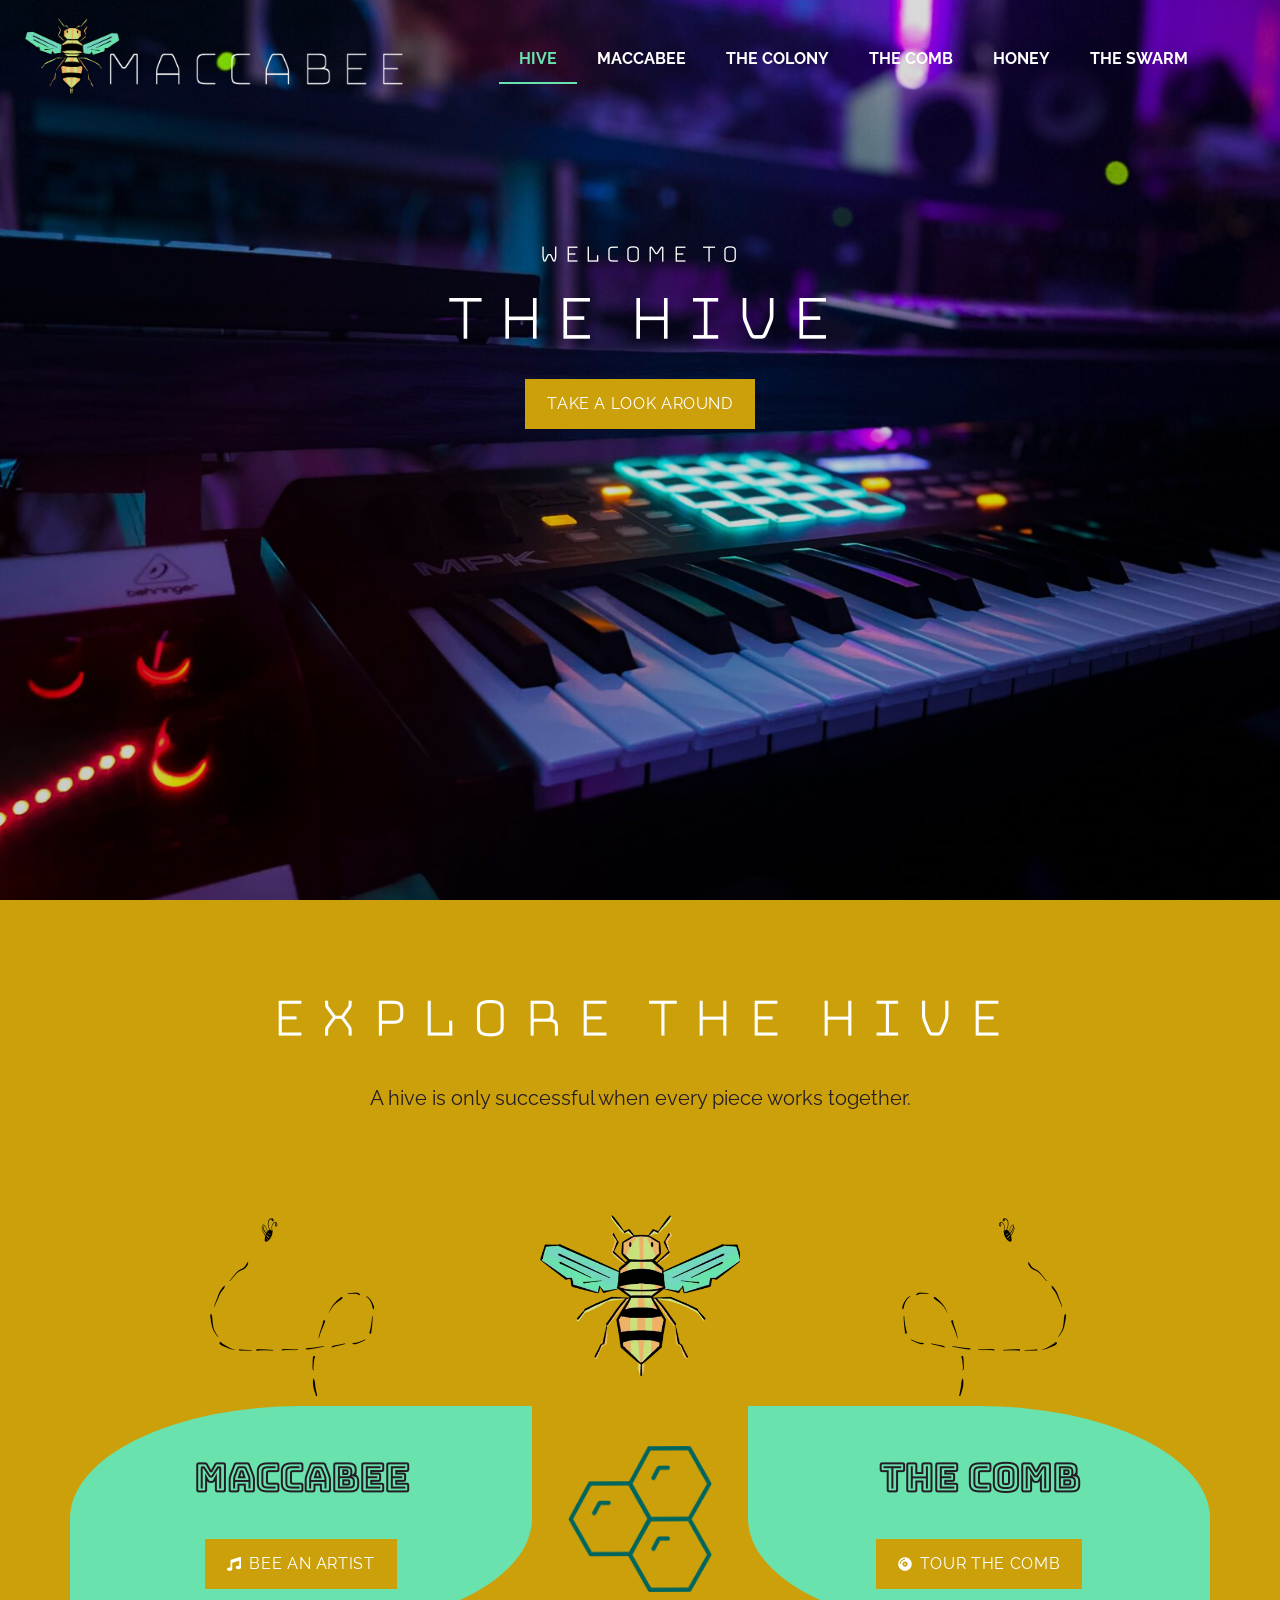
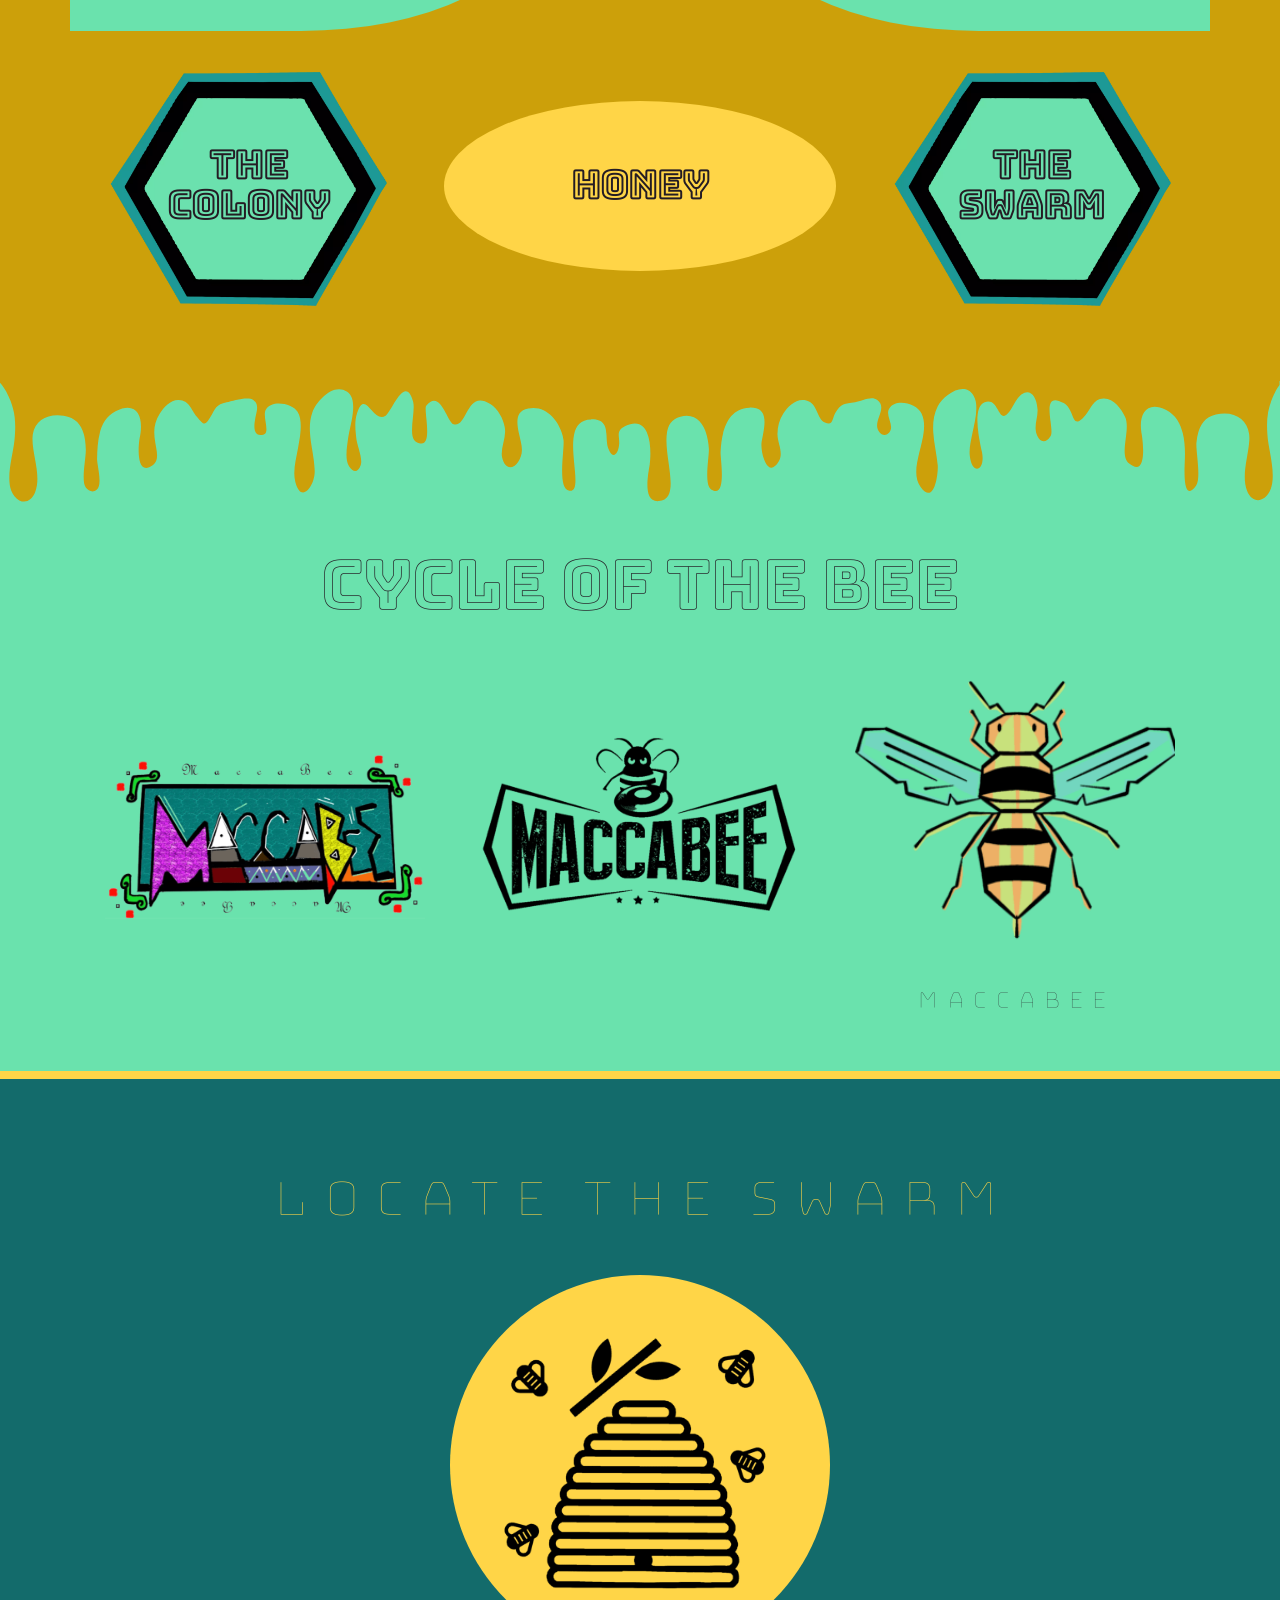
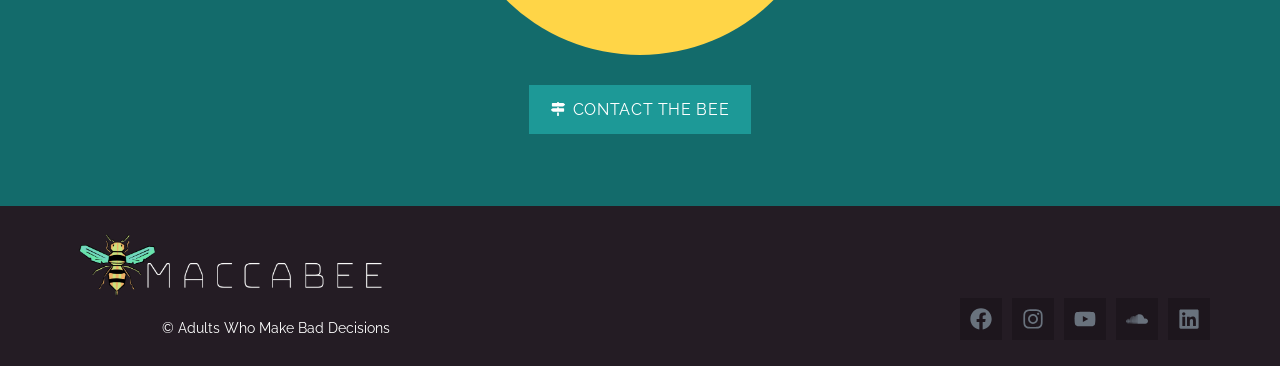
<file: index.html>
<!DOCTYPE html>
<html lang="en">
<head>
  <meta charset="utf-8">
  <meta name="viewport" content="width=device-width, initial-scale=1">
  <title>Maccabee – Welcome to the hive: Recording | Production | Mixing &amp; Mastering</title>
  <link rel="icon" href="/images/favicon.png" type="image/png">
  <link rel="apple-touch-icon" href="/images/favicon.png">
  <link rel="preconnect" href="https://fonts.googleapis.com">
  <link rel="preconnect" href="https://fonts.gstatic.com" crossorigin>
  <link href="https://fonts.googleapis.com/css2?family=Bungee+Hairline&amp;family=Bungee+Outline&amp;family=Raleway:wght@400;600;700&amp;display=swap" rel="stylesheet">
  <link rel="stylesheet" href="/css/styles.css">
</head>
<body>
<header class="site-header">
  <a class="logo" href="/"><img src="/images/logo.png" alt="Maccabee Logo"></a>
  <button class="nav-toggle" type="button" aria-expanded="false" aria-controls="site-nav">
    <span class="sr-only">Menu</span>
    <svg class="icon-open" viewBox="0 0 1000 1000" aria-hidden="true"><path d="M104 333H896C929 333 958 304 958 271S929 208 896 208H104C71 208 42 237 42 271S71 333 104 333ZM104 583H896C929 583 958 554 958 521S929 458 896 458H104C71 458 42 487 42 521S71 583 104 583ZM104 833H896C929 833 958 804 958 771S929 708 896 708H104C71 708 42 737 42 771S71 833 104 833Z"/></svg><svg class="icon-close" viewBox="0 0 1000 1000" aria-hidden="true"><path d="M742 167L500 408 258 167C246 154 233 150 217 150 196 150 179 158 167 167 154 179 150 196 150 212 150 229 154 242 171 254L408 500 167 742C138 771 138 800 167 829 196 858 225 858 254 829L496 587 738 829C750 842 767 846 783 846 800 846 817 842 829 829 842 817 846 804 846 783 846 767 842 750 829 737L588 500 833 258C863 229 863 200 833 167 804 138 775 138 746 167z"/></svg>
  </button>
  <nav id="site-nav" class="site-nav" aria-label="Menu">
    <a href="/" aria-current="page">Hive</a><a href="/maccabee/">Maccabee</a><a href="/the-colony/">The Colony</a><a href="/the-comb/">The Comb</a><a href="/honey/">Honey</a><a href="/the-swarm/">The Swarm</a>
  </nav>
</header>

<main>
  <section class="hero hero-hive">
    <p class="eyebrow">Welcome To</p>
    <h1 class="hair">The Hive</h1>
    <a class="btn" href="#explore">Take a Look Around</a>
  </section>
  <section class="band band-gold" id="explore">
    <h2 class="explore-title">Explore the Hive</h2>
    <p class="explore-copy">A hive is only successful when every piece works together.</p>
  </section>
  <div class="bee-row">
    <img src="/images/bee-left.webp" alt="">
    <img class="bee" src="/images/bee-center.webp" alt="">
    <img src="/images/bee-right.webp" alt="">
  </div>
  <div class="choice-row">
    <div class="blob blob-left">
      <h2>Maccabee</h2>
      <a class="btn" href="/maccabee/"><svg viewBox="0 0 512 512" aria-hidden="true"><path d="M470.38 1.51L150.41 96A32 32 0 0 0 128 126.51v261.41A139 139 0 0 0 96 384c-53 0-96 28.66-96 64s43 64 96 64 96-28.66 96-64V214.32l256-75v184.61a138.4 138.4 0 0 0-32-3.93c-53 0-96 28.66-96 64s43 64 96 64 96-28.65 96-64V32a32 32 0 0 0-41.62-30.49z"/></svg> Bee an Artist</a>
    </div>
    <img class="honeycomb" src="/images/honeycomb.png" alt="Explore Hive Honeycombs">
    <div class="blob blob-right">
      <h2>The Comb</h2>
      <a class="btn" href="/the-comb/"><svg viewBox="0 0 496 512" aria-hidden="true"><path d="M248 8C111 8 0 119 0 256s111 248 248 248 248-111 248-248S385 8 248 8zM88 256H56c0-105.9 86.1-192 192-192v32c-88.2 0-160 71.8-160 160zm160 96c-53 0-96-43-96-96s43-96 96-96 96 43 96 96-43 96-96 96zm0-128c-17.7 0-32 14.3-32 32s14.3 32 32 32 32-14.3 32-32-14.3-32-32-32z"/></svg> Tour the Comb</a>
    </div>
  </div>
  <div class="portal-row">
    <a class="hex-link" href="/the-colony/">The<br>Colony</a>
    <a class="oval-link" href="/honey/">Honey</a>
    <a class="hex-link" href="/the-swarm/">The<br>Swarm</a>
  </div>
  <section class="band band-mint cycle">
    <div class="drips" aria-hidden="true"><svg viewBox="0 0 283.5 27.8" preserveAspectRatio="xMidYMax slice"><path fill="currentColor" d="M0 0v1.4c.6.7 1.1 1.4 1.4 2 2 3.8 2.2 6.6 1.8 10.8-.3 3.3-2.4 9.4 0 12.3 1.7 2 3.7 1.4 4.6-.9 1.4-3.8-.7-8.2-.6-12 .1-3.7 3.2-5.5 6.9-4.9 4 .6 4.8 4 4.9 7.4.1 1.8-1.1 7 0 8.5.6.8 1.6 1.2 2.4.5 1.4-1.1.1-5.4.1-6.9.1-3.7.3-8.6 4.1-10.5 5-2.5 6.2 1.6 5.4 5.6-.4 1.7-1 9.2 2.9 6.3 1.5-1.1.7-3.5.5-4.9-.4-2.4-.4-4.3 1-6.5.9-1.4 2.4-3.1 4.2-3 2.4.1 2.7 2.2 4 3.7 1.5 1.8 1.8 2.2 3 .1 1.1-1.9 1.2-2.8 3.6-3.3 1.3-.3 4.8-1.4 5.9-.5 1.5 1.1.6 2.8.4 4.3-.2 1.1-.6 4 1.8 3.4 1.7-.4-.3-4.1.6-5.6 1.3-2.2 5.8-1.4 7 .5 1.3 2.1.5 5.8.1 8.1s-1.2 5-.6 7.4c1.3 5.1 4.4.9 4.3-2.4-.1-4.4-2-8.8-.5-13 .9-2.4 4.6-6.6 7.7-4.5 2.7 1.8.5 7.8.2 10.3-.2 1.7-.8 4.6.2 6.2.9 1.4 2 1.5 2.6-.3.5-1.5-.9-4.5-1-6.1-.2-1.7-.4-3.7.2-5.4 1.8-5.6 3.5 2.4 6.3.6 1.4-.9 4.3-9.4 6.1-3.1.6 2.2-1.3 7.8.7 8.9 4.2 2.3 1.5-7.1 2.2-8 3.1-4 4.7 3.8 6.1 4.1 3.1.7 2.8-7.9 8.1-4.5 1.7 1.1 2.9 3.3 3.2 5.2.4 2.2-1 4.5-.6 6.6 1 4.3 4.4 1.5 4.4-1.7 0-2.7-3-8.3 1.4-9.1 4.4-.9 7.3 3.5 7.8 6.9.3 2-1.5 10.9 1.3 11.3 4.1.6-3.2-15.7 4.8-15.8 4.7-.1 2.8 4.1 3.9 6.6 1 2.4 2.1 1 2.3-.8.3-1.9-.9-3.2 1.3-4.3 5.9-2.9 5.9 5.4 5.5 8.5-.3 2-1.7 8.4 2 8.1 6.9-.5-2.8-16.9 4.8-18.7 4.7-1.2 6.1 3.6 6.3 7.1.1 1.7-1.2 8.1.6 9.1 3.5 2 1.9-7 2-8.4.2-4 1.2-9.6 6.4-9.8 4.7-.2 3.2 4.6 2.7 7.5-.4 2.2 1.3 8.6 3.8 4.4 1.1-1.9-.3-4.1-.3-6 0-1.7.4-3.2 1.3-4.6 1-1.6 2.9-3.5 5.1-2.9 2.5.6 2.3 4.1 4.1 4.9 1.9.8 1.6-.9 2.3-2.1 1.2-2.1 2.1-2.1 4.4-2.4 1.4-.2 3.6-1.5 4.9-.5 2.3 1.7-.7 4.4.1 6.5.6 1.5 2.1 1.7 2.8.3.7-1.4-1.1-3.4-.3-4.8 1.4-2.5 6.2-1.2 7.2 1 2.3 4.8-3.3 12-.2 16.3 3 4.1 3.9-2.8 3.8-4.8-.4-4.3-2.1-8.9 0-13.1 1.3-2.5 5.9-5.7 7.9-2.4 2 3.2-1.3 9.8-.8 13.4.5 4.4 3.5 3.3 2.7-.8-.4-1.9-2.4-10 .6-11.1 3.7-1.4 2.8 7.2 6.5.4 2.2-4.1 4.9-3.1 5.2 1.2.1 1.5-.6 3.1-.4 4.6.2 1.9 1.8 3.7 3.3 1.3 1-1.6-2.6-10.4 2.9-7.3 2.6 1.5 1.6 6.5 4.8 2.7 1.3-1.5 1.7-3.6 4-3.7 2.2-.1 4 2.3 4.8 4.1 1.3 2.9-1.5 8.4.9 10.3 4.2 3.3 3-5.5 2.7-6.9-.6-3.9 1-7.2 5.5-5 4.1 2.1 4.3 7.7 4.1 11.6 0 .8-.6 9.5 2.5 5.2 1.2-1.7-.1-7.7.1-9.6.3-2.9 1.2-5.5 4.3-6.2 4.5-1 7.7 1.5 7.4 5.8-.2 3.5-1.8 7.7-.5 11.1 1 2.7 3.6 2.8 5 .2 1.6-3.1 0-8.3-.4-11.6-.4-4.2-.2-7 1.8-10.8 0 0-.1.1-.1.2-.2.4-.3.7-.4.8v.1c-.1.2-.1.2 0 0v-.1l.4-.8c0-.1.1-.1.1-.2.2-.4.5-.8.8-1.2V0H0zM282.7 3.4z"/></svg></div>
    <h2 class="cycle-title">Cycle of the Bee</h2>
    <div class="logo-row">
      <img src="/images/sticker.png" alt="Maccabee Logo Sticker">
      <img src="/images/logo-black.png" alt="">
      <figure>
        <img src="/images/bee-mark.png" alt="Maccabee 3">
        <figcaption>Maccabee</figcaption>
      </figure>
    </div>
  </section>
  <section class="band band-deep locate">
    <h2>Locate the Swarm</h2>
    <div class="locate-circle"><img src="/images/locate-art.png" alt=""></div>
    <a class="btn btn-teal" href="/the-swarm/"><svg viewBox="0 0 512 512" aria-hidden="true"><path d="M507.31 84.69L464 41.37c-6-6-14.14-9.37-22.63-9.37H288V16c0-8.84-7.16-16-16-16h-32c-8.84 0-16 7.16-16 16v16H56c-13.25 0-24 10.75-24 24v80c0 13.25 10.75 24 24 24h385.37c8.49 0 16.62-3.37 22.63-9.37l43.31-43.31c6.25-6.26 6.25-16.38 0-22.63zM224 496c0 8.84 7.16 16 16 16h32c8.84 0 16-7.16 16-16V384h-64v112zm232-272H288v-32h-64v32H70.63c-8.49 0-16.62 3.37-22.63 9.37L4.69 276.69c-6.25 6.25-6.25 16.38 0 22.63L48 342.63c6 6 14.14 9.37 22.63 9.37H456c13.25 0 24-10.75 24-24v-80c0-13.25-10.75-24-24-24z"/></svg> Contact the Bee</a>
  </section>
</main>

<footer class="site-footer">
  <div class="footer-brand">
    <a href="/"><img src="/images/logo.png" alt="Maccabee Logo"></a>
    <p class="footer-copy">© Adults Who Make Bad Decisions</p>
  </div>
  
<ul class="social">
  <li><a href="https://www.facebook.com/maccabeedamc?ref=hl" target="_blank" rel="noopener noreferrer"><span class="sr-only">Facebook</span><svg viewBox="0 0 512 512" aria-hidden="true"><path d="M504 256C504 119 393 8 256 8S8 119 8 256c0 123.78 90.69 226.38 209.25 245V327.69h-63V256h63v-54.64c0-62.15 37-96.48 93.67-96.48 27.14 0 55.52 4.84 55.52 4.84v61h-31.28c-30.8 0-40.41 19.12-40.41 38.73V256h68.78l-11 71.69h-57.78V501C413.31 482.38 504 379.78 504 256z"/></svg></a></li>
  <li><a href="https://www.instagram.com/maccabeedamc/" target="_blank" rel="noopener noreferrer"><span class="sr-only">Instagram</span><svg viewBox="0 0 448 512" aria-hidden="true"><path d="M224.1 141c-63.6 0-114.9 51.3-114.9 114.9s51.3 114.9 114.9 114.9S339 319.5 339 255.9 287.7 141 224.1 141zm0 189.6c-41.1 0-74.7-33.5-74.7-74.7s33.5-74.7 74.7-74.7 74.7 33.5 74.7 74.7-33.6 74.7-74.7 74.7zm146.4-194.3c0 14.9-12 26.8-26.8 26.8-14.9 0-26.8-12-26.8-26.8s12-26.8 26.8-26.8 26.8 12 26.8 26.8zm76.1 27.2c-1.7-35.9-9.9-67.7-36.2-93.9-26.2-26.2-58-34.4-93.9-36.2-37-2.1-147.9-2.1-184.9 0-35.8 1.7-67.6 9.9-93.9 36.1s-34.4 58-36.2 93.9c-2.1 37-2.1 147.9 0 184.9 1.7 35.9 9.9 67.7 36.2 93.9s58 34.4 93.9 36.2c37 2.1 147.9 2.1 184.9 0 35.9-1.7 67.7-9.9 93.9-36.2 26.2-26.2 34.4-58 36.2-93.9 2.1-37 2.1-147.8 0-184.8zM398.8 388c-7.8 19.6-22.9 34.7-42.6 42.6-29.5 11.7-99.5 9-132.1 9s-102.7 2.6-132.1-9c-19.6-7.8-34.7-22.9-42.6-42.6-11.7-29.5-9-99.5-9-132.1s-2.6-102.7 9-132.1c7.8-19.6 22.9-34.7 42.6-42.6 29.5-11.7 99.5-9 132.1-9s102.7-2.6 132.1 9c19.6 7.8 34.7 22.9 42.6 42.6 11.7 29.5 9 99.5 9 132.1s2.7 102.7-9 132.1z"/></svg></a></li>
  <li><a href="https://www.youtube.com/channel/UCxS5Na34QGWhi9D4TFDWIMw" target="_blank" rel="noopener noreferrer"><span class="sr-only">Youtube</span><svg viewBox="0 0 576 512" aria-hidden="true"><path d="M549.655 124.083c-6.281-23.65-24.787-42.276-48.284-48.597C458.781 64 288 64 288 64S117.22 64 74.629 75.486c-23.497 6.322-42.003 24.947-48.284 48.597-11.412 42.867-11.412 132.305-11.412 132.305s0 89.438 11.412 132.305c6.281 23.65 24.787 41.5 48.284 47.821C117.22 448 288 448 288 448s170.78 0 213.371-11.486c23.497-6.321 42.003-24.171 48.284-47.821 11.412-42.867 11.412-132.305 11.412-132.305s0-89.438-11.412-132.305zm-317.51 213.508V175.185l142.739 81.205-142.739 81.201z"/></svg></a></li>
  <li><a href="https://soundcloud.com/843maccabee" target="_blank" rel="noopener noreferrer"><span class="sr-only">Soundcloud</span><svg viewBox="0 0 640 512" aria-hidden="true"><path d="M111 256l6 65-6 68c0 3-2 4-4 4s-4-2-4-4l-6-68 6-65c0-2 2-4 4-4s4 2 4 4zm21-46c-3 0-5 2-5 5l-5 106 5 68c0 3 2 5 5 5s5-2 5-5l6-68-6-106c0-3-2-5-5-5zm26-24c-3 0-5 2-6 5l-4 130 4 68c0 3 3 5 6 5s5-2 5-5l5-68-5-130c0-3-2-5-5-5zM7 283c-1 0-2 1-3 3l-4 35 5 35c0 1 1 3 3 3s2-1 2-3l6-35-6-36c0-1-1-2-3-2zm24-22c-1 0-3 1-3 3l-6 57 6 56c0 2 1 3 3 3s2-1 3-3l7-56-7-58c0-1-2-2-3-2zm25-11c-2 0-3 1-3 3l-5 69 6 66c0 2 2 3 3 3s3-1 3-3l7-66-7-68c0-2-1-3-3-3zm25-2c-2 0-4 1-4 4l-6 70 6 68c0 2 2 4 4 4s4-1 4-4l6-68-6-70c0-2-2-4-4-4zm241-111c-1-1-3-1-4-1-2 0-4 1-6 2-2 2-3 4-3 7v1l-3 177 2 32 2 32c0 5 4 9 9 9s9-4 9-9l4-64-4-178c0-3-2-6-5-7zm-27 15c-1-1-3-1-4-1s-3 1-4 1c-2 1-4 4-4 7l-3 163 3 66c0 2 1 3 2 5 2 2 4 3 6 3 2 0 4-1 6-3 2-1 2-3 2-6l1-7 3-59-3-163c0-3-2-5-4-7zm-111 23c-3 0-6 3-6 6l-4 141 4 67c0 3 3 6 6 6 3 0 6-3 6-6l5-67-5-141c0-3-3-6-6-6zm377 63c-11 0-21 2-31 6-6-71-66-126-138-126-18 0-35 3-50 9-6 2-8 4-8 9v250c0 5 4 9 9 9h218c43 0 79-35 79-78 0-44-35-79-79-79zm-297-60c-4 0-8 3-8 8l-3 137 3 66c0 4 4 7 8 7s8-3 8-8l4-66-4-137c0-4-3-7-8-7zm-54-8c-3 0-6 3-6 7l-4 145 4 67c0 4 3 6 6 6s6-3 7-6l4-67-4-145c0-4-3-7-7-7zm27 3c-4 0-7 3-7 7l-4 142 4 66c0 4 3 7 7 7s7-3 7-7l4-66-4-142c0-4-3-7-7-7z"/></svg></a></li>
  <li><a href="https://www.linkedin.com/in/matt-drozd-2a5859b7" target="_blank" rel="noopener noreferrer"><span class="sr-only">Linkedin</span><svg viewBox="0 0 448 512" aria-hidden="true"><path d="M416 32H31.9C14.3 32 0 46.5 0 64.3v383.4C0 465.5 14.3 480 31.9 480H416c17.6 0 32-14.5 32-32.3V64.3c0-17.8-14.4-32.3-32-32.3zM135.4 416H69V202.2h66.5V416zm-33.2-243c-21.3 0-38.5-17.3-38.5-38.5S80.9 96 102.2 96c21.2 0 38.5 17.3 38.5 38.5 0 21.3-17.2 38.5-38.5 38.5zm282.1 243h-66.4V312c0-24.8-.5-56.7-34.5-56.7-34.6 0-39.9 27-39.9 54.9V416h-66.4V202.2h63.7v29.2h.9c8.9-16.8 30.6-34.5 62.9-34.5 67.2 0 79.7 44.3 79.7 101.9V416z"/></svg></a></li>
</ul>

</footer>
<div class="lightbox" hidden>
  <button class="lightbox-close" type="button">Close</button>
  <img alt="">
</div>
<script src="/js/site.js"></script>
</body>
</html>
</file>
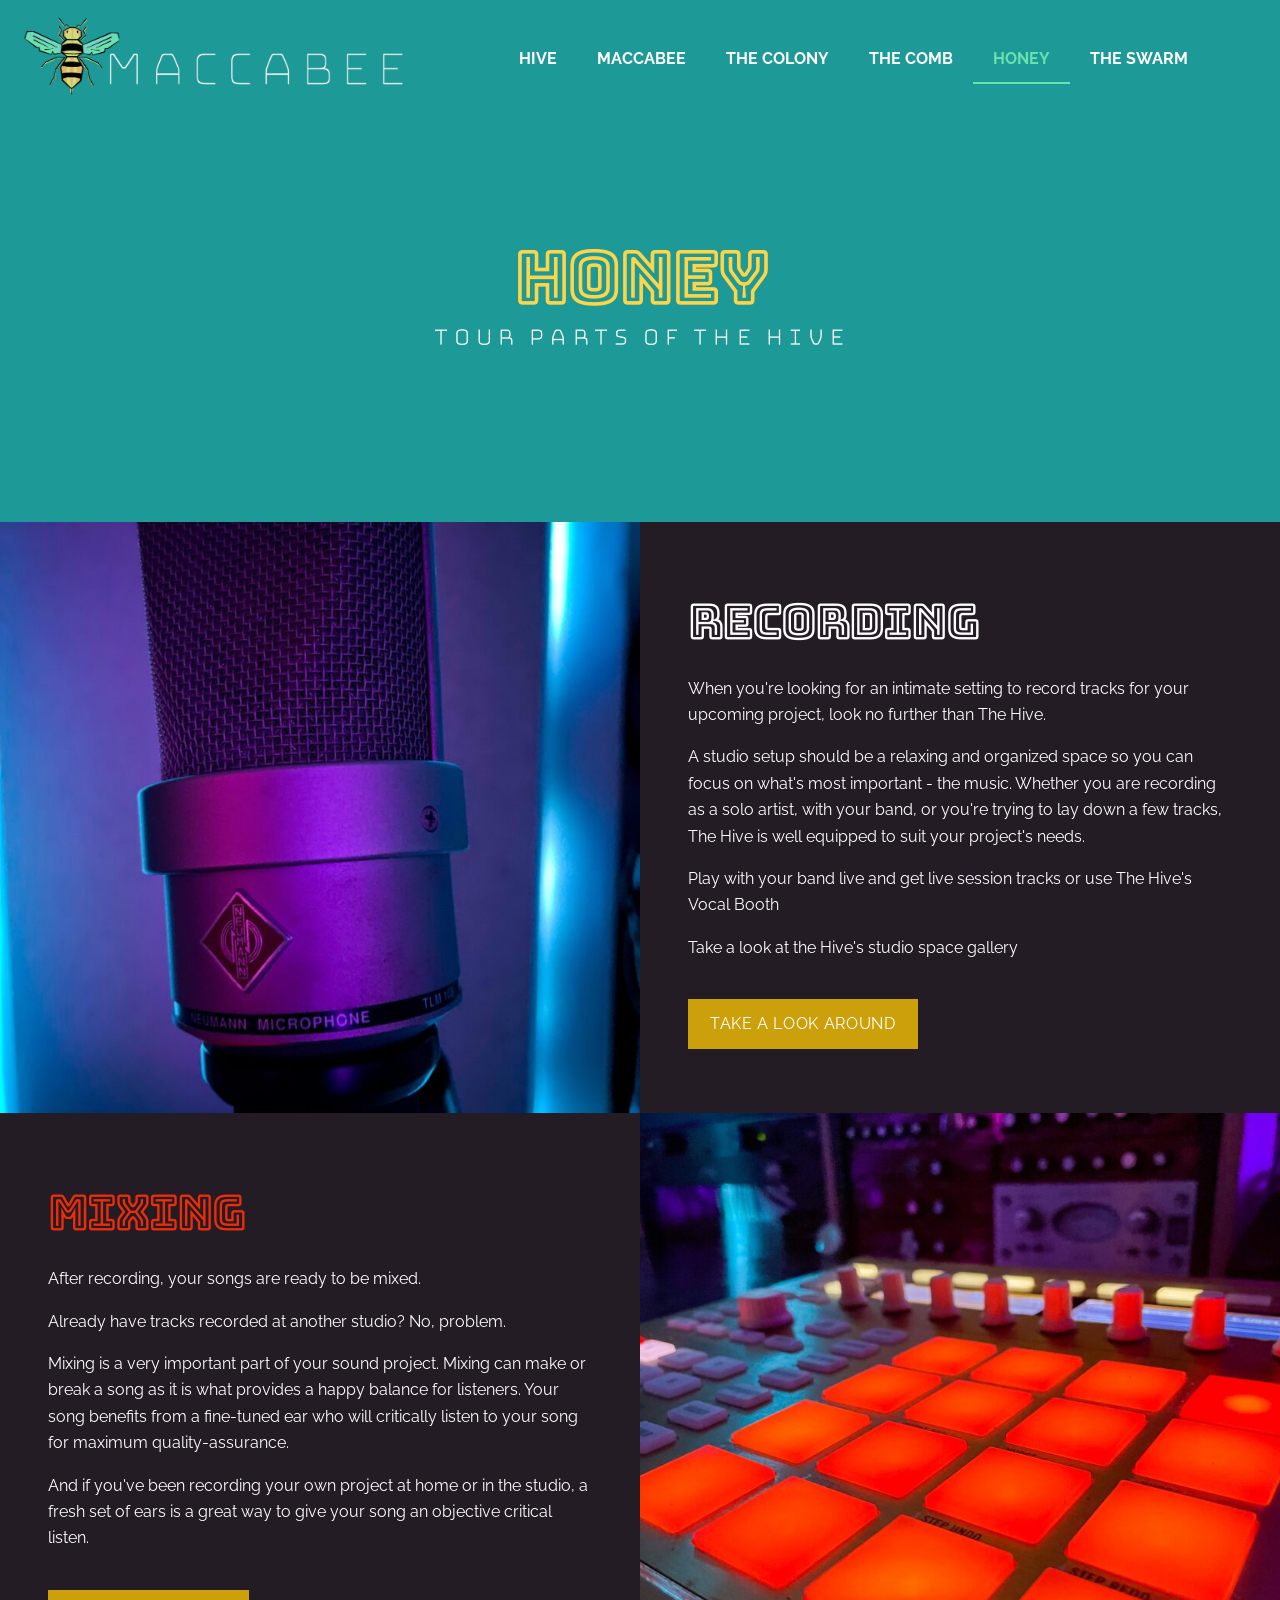
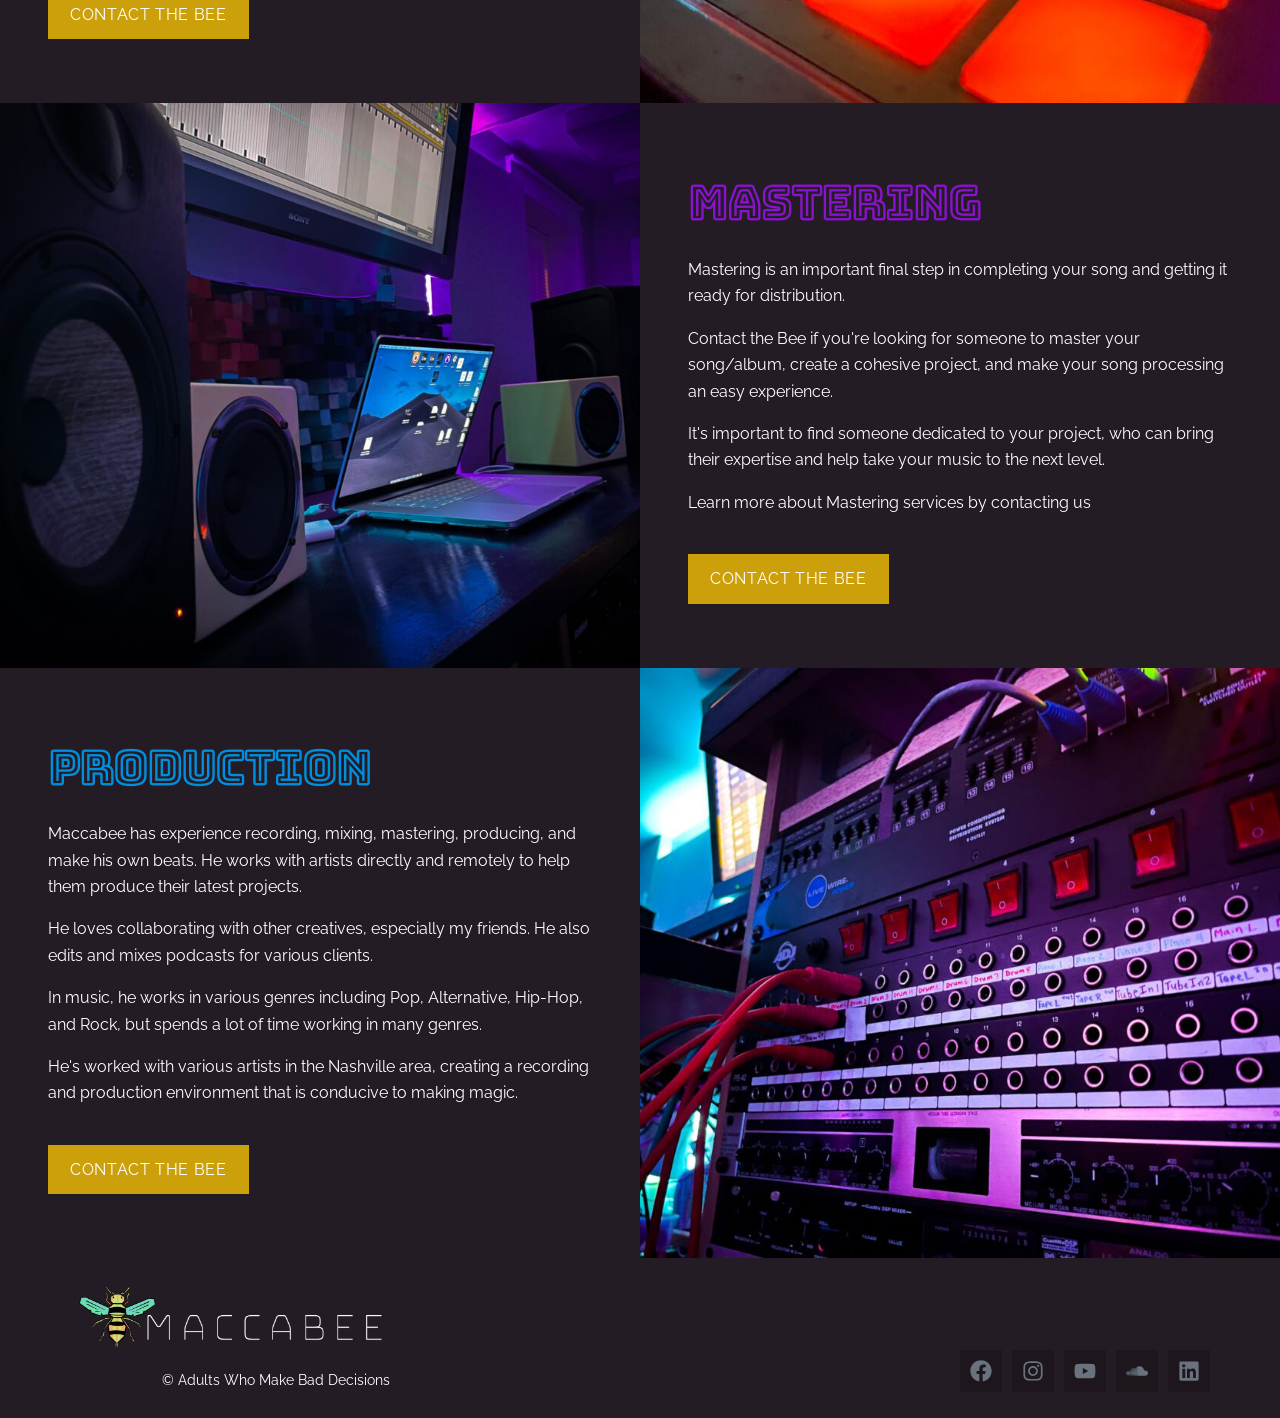
<file: honey/index.html>
<!DOCTYPE html>
<html lang="en">
<head>
  <meta charset="utf-8">
  <meta name="viewport" content="width=device-width, initial-scale=1">
  <title>Honey – Maccabee</title>
  <link rel="icon" href="/images/favicon.png" type="image/png">
  <link rel="apple-touch-icon" href="/images/favicon.png">
  <link rel="preconnect" href="https://fonts.googleapis.com">
  <link rel="preconnect" href="https://fonts.gstatic.com" crossorigin>
  <link href="https://fonts.googleapis.com/css2?family=Bungee+Hairline&amp;family=Bungee+Outline&amp;family=Raleway:wght@400;600;700&amp;display=swap" rel="stylesheet">
  <link rel="stylesheet" href="/css/styles.css">
</head>
<body>
<header class="site-header">
  <a class="logo" href="/"><img src="/images/logo.png" alt="Maccabee Logo"></a>
  <button class="nav-toggle" type="button" aria-expanded="false" aria-controls="site-nav">
    <span class="sr-only">Menu</span>
    <svg class="icon-open" viewBox="0 0 1000 1000" aria-hidden="true"><path d="M104 333H896C929 333 958 304 958 271S929 208 896 208H104C71 208 42 237 42 271S71 333 104 333ZM104 583H896C929 583 958 554 958 521S929 458 896 458H104C71 458 42 487 42 521S71 583 104 583ZM104 833H896C929 833 958 804 958 771S929 708 896 708H104C71 708 42 737 42 771S71 833 104 833Z"/></svg><svg class="icon-close" viewBox="0 0 1000 1000" aria-hidden="true"><path d="M742 167L500 408 258 167C246 154 233 150 217 150 196 150 179 158 167 167 154 179 150 196 150 212 150 229 154 242 171 254L408 500 167 742C138 771 138 800 167 829 196 858 225 858 254 829L496 587 738 829C750 842 767 846 783 846 800 846 817 842 829 829 842 817 846 804 846 783 846 767 842 750 829 737L588 500 833 258C863 229 863 200 833 167 804 138 775 138 746 167z"/></svg>
  </button>
  <nav id="site-nav" class="site-nav" aria-label="Menu">
    <a href="/">Hive</a><a href="/maccabee/">Maccabee</a><a href="/the-colony/">The Colony</a><a href="/the-comb/">The Comb</a><a href="/honey/" aria-current="page">Honey</a><a href="/the-swarm/">The Swarm</a>
  </nav>
</header>

<main>
  <section class="hero hero-teal">
    <h1>Honey</h1>
    <p class="subhead">Tour PArts of the Hive</p>
  </section>
  <section class="service">
    <div class="service-photo svc-record" role="img" aria-label=""></div>
    <div class="service-copy">
      <h2 class="h-record">Recording</h2>
      <div class="prose">
        <p>When you're looking for an intimate setting to record tracks for your upcoming project, look no further than The Hive.</p>
        <p>A studio setup should be a relaxing and organized space so you can focus on what's most important - the music. Whether you are recording as a solo artist, with your band, or you're trying to lay down a few tracks, The Hive is well equipped to suit your project's needs.</p>
        <p>Play with your band live and get live session tracks or use The Hive's Vocal Booth</p>
        <p>Take a look at the Hive's studio space gallery</p>
      </div>
      <a class="btn" href="/the-comb/">Take a Look Around</a>
    </div>
  </section>
  <section class="service service-flip">
    <div class="service-photo svc-mix" role="img" aria-label=""></div>
    <div class="service-copy">
      <h2 class="h-mix">Mixing</h2>
      <div class="prose">
        <p>After recording, your songs are ready to be mixed.</p>
        <p>Already have tracks recorded at another studio? No, problem.</p>
        <p>Mixing is a very important part of your sound project. Mixing can make or break a song as it is what provides a happy balance for listeners. Your song benefits from a fine-tuned ear who will critically listen to your song for maximum quality-assurance.</p>
        <p>And if you've been recording your own project at home or in the studio, a fresh set of ears is a great way to give your song an objective critical listen.</p>
      </div>
      <a class="btn" href="/the-swarm/">Contact the Bee</a>
    </div>
  </section>
  <section class="service">
    <div class="service-photo svc-master" role="img" aria-label=""></div>
    <div class="service-copy">
      <h2 class="h-master">Mastering</h2>
      <div class="prose">
        <p>Mastering is an important final step in completing your song and getting it ready for distribution.</p>
        <p>Contact the Bee if you're looking for someone to master your song/album, create a cohesive project, and make your song processing an easy experience.</p>
        <p>It's important to find someone dedicated to your project, who can bring their expertise and help take your music to the next level.</p>
        <p>Learn more about Mastering services by contacting us</p>
      </div>
      <a class="btn" href="/the-swarm/">Contact the bee</a>
    </div>
  </section>
  <section class="service service-flip">
    <div class="service-photo svc-prod" role="img" aria-label=""></div>
    <div class="service-copy">
      <h2 class="h-prod">Production</h2>
      <div class="prose">
        <p>Maccabee has experience recording, mixing, mastering, producing, and make his own beats. He works with artists directly and remotely to help them produce their latest projects.</p>
        <p>He loves collaborating with other creatives, especially my friends. He also edits and mixes podcasts for various clients.</p>
        <p>In music, he works in various genres including Pop, Alternative, Hip-Hop, and Rock, but spends a lot of time working in many genres.</p>
        <p>He's worked with various artists in the Nashville area, creating a recording and production environment that is conducive to making magic.</p>
      </div>
      <a class="btn" href="/the-swarm/">Contact the Bee</a>
    </div>
  </section>
</main>

<footer class="site-footer">
  <div class="footer-brand">
    <a href="/"><img src="/images/logo.png" alt="Maccabee Logo"></a>
    <p class="footer-copy">© Adults Who Make Bad Decisions</p>
  </div>
  
<ul class="social">
  <li><a href="https://www.facebook.com/maccabeedamc?ref=hl" target="_blank" rel="noopener noreferrer"><span class="sr-only">Facebook</span><svg viewBox="0 0 512 512" aria-hidden="true"><path d="M504 256C504 119 393 8 256 8S8 119 8 256c0 123.78 90.69 226.38 209.25 245V327.69h-63V256h63v-54.64c0-62.15 37-96.48 93.67-96.48 27.14 0 55.52 4.84 55.52 4.84v61h-31.28c-30.8 0-40.41 19.12-40.41 38.73V256h68.78l-11 71.69h-57.78V501C413.31 482.38 504 379.78 504 256z"/></svg></a></li>
  <li><a href="https://www.instagram.com/maccabeedamc/" target="_blank" rel="noopener noreferrer"><span class="sr-only">Instagram</span><svg viewBox="0 0 448 512" aria-hidden="true"><path d="M224.1 141c-63.6 0-114.9 51.3-114.9 114.9s51.3 114.9 114.9 114.9S339 319.5 339 255.9 287.7 141 224.1 141zm0 189.6c-41.1 0-74.7-33.5-74.7-74.7s33.5-74.7 74.7-74.7 74.7 33.5 74.7 74.7-33.6 74.7-74.7 74.7zm146.4-194.3c0 14.9-12 26.8-26.8 26.8-14.9 0-26.8-12-26.8-26.8s12-26.8 26.8-26.8 26.8 12 26.8 26.8zm76.1 27.2c-1.7-35.9-9.9-67.7-36.2-93.9-26.2-26.2-58-34.4-93.9-36.2-37-2.1-147.9-2.1-184.9 0-35.8 1.7-67.6 9.9-93.9 36.1s-34.4 58-36.2 93.9c-2.1 37-2.1 147.9 0 184.9 1.7 35.9 9.9 67.7 36.2 93.9s58 34.4 93.9 36.2c37 2.1 147.9 2.1 184.9 0 35.9-1.7 67.7-9.9 93.9-36.2 26.2-26.2 34.4-58 36.2-93.9 2.1-37 2.1-147.8 0-184.8zM398.8 388c-7.8 19.6-22.9 34.7-42.6 42.6-29.5 11.7-99.5 9-132.1 9s-102.7 2.6-132.1-9c-19.6-7.8-34.7-22.9-42.6-42.6-11.7-29.5-9-99.5-9-132.1s-2.6-102.7 9-132.1c7.8-19.6 22.9-34.7 42.6-42.6 29.5-11.7 99.5-9 132.1-9s102.7-2.6 132.1 9c19.6 7.8 34.7 22.9 42.6 42.6 11.7 29.5 9 99.5 9 132.1s2.7 102.7-9 132.1z"/></svg></a></li>
  <li><a href="https://www.youtube.com/channel/UCxS5Na34QGWhi9D4TFDWIMw" target="_blank" rel="noopener noreferrer"><span class="sr-only">Youtube</span><svg viewBox="0 0 576 512" aria-hidden="true"><path d="M549.655 124.083c-6.281-23.65-24.787-42.276-48.284-48.597C458.781 64 288 64 288 64S117.22 64 74.629 75.486c-23.497 6.322-42.003 24.947-48.284 48.597-11.412 42.867-11.412 132.305-11.412 132.305s0 89.438 11.412 132.305c6.281 23.65 24.787 41.5 48.284 47.821C117.22 448 288 448 288 448s170.78 0 213.371-11.486c23.497-6.321 42.003-24.171 48.284-47.821 11.412-42.867 11.412-132.305 11.412-132.305s0-89.438-11.412-132.305zm-317.51 213.508V175.185l142.739 81.205-142.739 81.201z"/></svg></a></li>
  <li><a href="https://soundcloud.com/843maccabee" target="_blank" rel="noopener noreferrer"><span class="sr-only">Soundcloud</span><svg viewBox="0 0 640 512" aria-hidden="true"><path d="M111 256l6 65-6 68c0 3-2 4-4 4s-4-2-4-4l-6-68 6-65c0-2 2-4 4-4s4 2 4 4zm21-46c-3 0-5 2-5 5l-5 106 5 68c0 3 2 5 5 5s5-2 5-5l6-68-6-106c0-3-2-5-5-5zm26-24c-3 0-5 2-6 5l-4 130 4 68c0 3 3 5 6 5s5-2 5-5l5-68-5-130c0-3-2-5-5-5zM7 283c-1 0-2 1-3 3l-4 35 5 35c0 1 1 3 3 3s2-1 2-3l6-35-6-36c0-1-1-2-3-2zm24-22c-1 0-3 1-3 3l-6 57 6 56c0 2 1 3 3 3s2-1 3-3l7-56-7-58c0-1-2-2-3-2zm25-11c-2 0-3 1-3 3l-5 69 6 66c0 2 2 3 3 3s3-1 3-3l7-66-7-68c0-2-1-3-3-3zm25-2c-2 0-4 1-4 4l-6 70 6 68c0 2 2 4 4 4s4-1 4-4l6-68-6-70c0-2-2-4-4-4zm241-111c-1-1-3-1-4-1-2 0-4 1-6 2-2 2-3 4-3 7v1l-3 177 2 32 2 32c0 5 4 9 9 9s9-4 9-9l4-64-4-178c0-3-2-6-5-7zm-27 15c-1-1-3-1-4-1s-3 1-4 1c-2 1-4 4-4 7l-3 163 3 66c0 2 1 3 2 5 2 2 4 3 6 3 2 0 4-1 6-3 2-1 2-3 2-6l1-7 3-59-3-163c0-3-2-5-4-7zm-111 23c-3 0-6 3-6 6l-4 141 4 67c0 3 3 6 6 6 3 0 6-3 6-6l5-67-5-141c0-3-3-6-6-6zm377 63c-11 0-21 2-31 6-6-71-66-126-138-126-18 0-35 3-50 9-6 2-8 4-8 9v250c0 5 4 9 9 9h218c43 0 79-35 79-78 0-44-35-79-79-79zm-297-60c-4 0-8 3-8 8l-3 137 3 66c0 4 4 7 8 7s8-3 8-8l4-66-4-137c0-4-3-7-8-7zm-54-8c-3 0-6 3-6 7l-4 145 4 67c0 4 3 6 6 6s6-3 7-6l4-67-4-145c0-4-3-7-7-7zm27 3c-4 0-7 3-7 7l-4 142 4 66c0 4 3 7 7 7s7-3 7-7l4-66-4-142c0-4-3-7-7-7z"/></svg></a></li>
  <li><a href="https://www.linkedin.com/in/matt-drozd-2a5859b7" target="_blank" rel="noopener noreferrer"><span class="sr-only">Linkedin</span><svg viewBox="0 0 448 512" aria-hidden="true"><path d="M416 32H31.9C14.3 32 0 46.5 0 64.3v383.4C0 465.5 14.3 480 31.9 480H416c17.6 0 32-14.5 32-32.3V64.3c0-17.8-14.4-32.3-32-32.3zM135.4 416H69V202.2h66.5V416zm-33.2-243c-21.3 0-38.5-17.3-38.5-38.5S80.9 96 102.2 96c21.2 0 38.5 17.3 38.5 38.5 0 21.3-17.2 38.5-38.5 38.5zm282.1 243h-66.4V312c0-24.8-.5-56.7-34.5-56.7-34.6 0-39.9 27-39.9 54.9V416h-66.4V202.2h63.7v29.2h.9c8.9-16.8 30.6-34.5 62.9-34.5 67.2 0 79.7 44.3 79.7 101.9V416z"/></svg></a></li>
</ul>

</footer>
<div class="lightbox" hidden>
  <button class="lightbox-close" type="button">Close</button>
  <img alt="">
</div>
<script src="/js/site.js"></script>
</body>
</html>
</file>
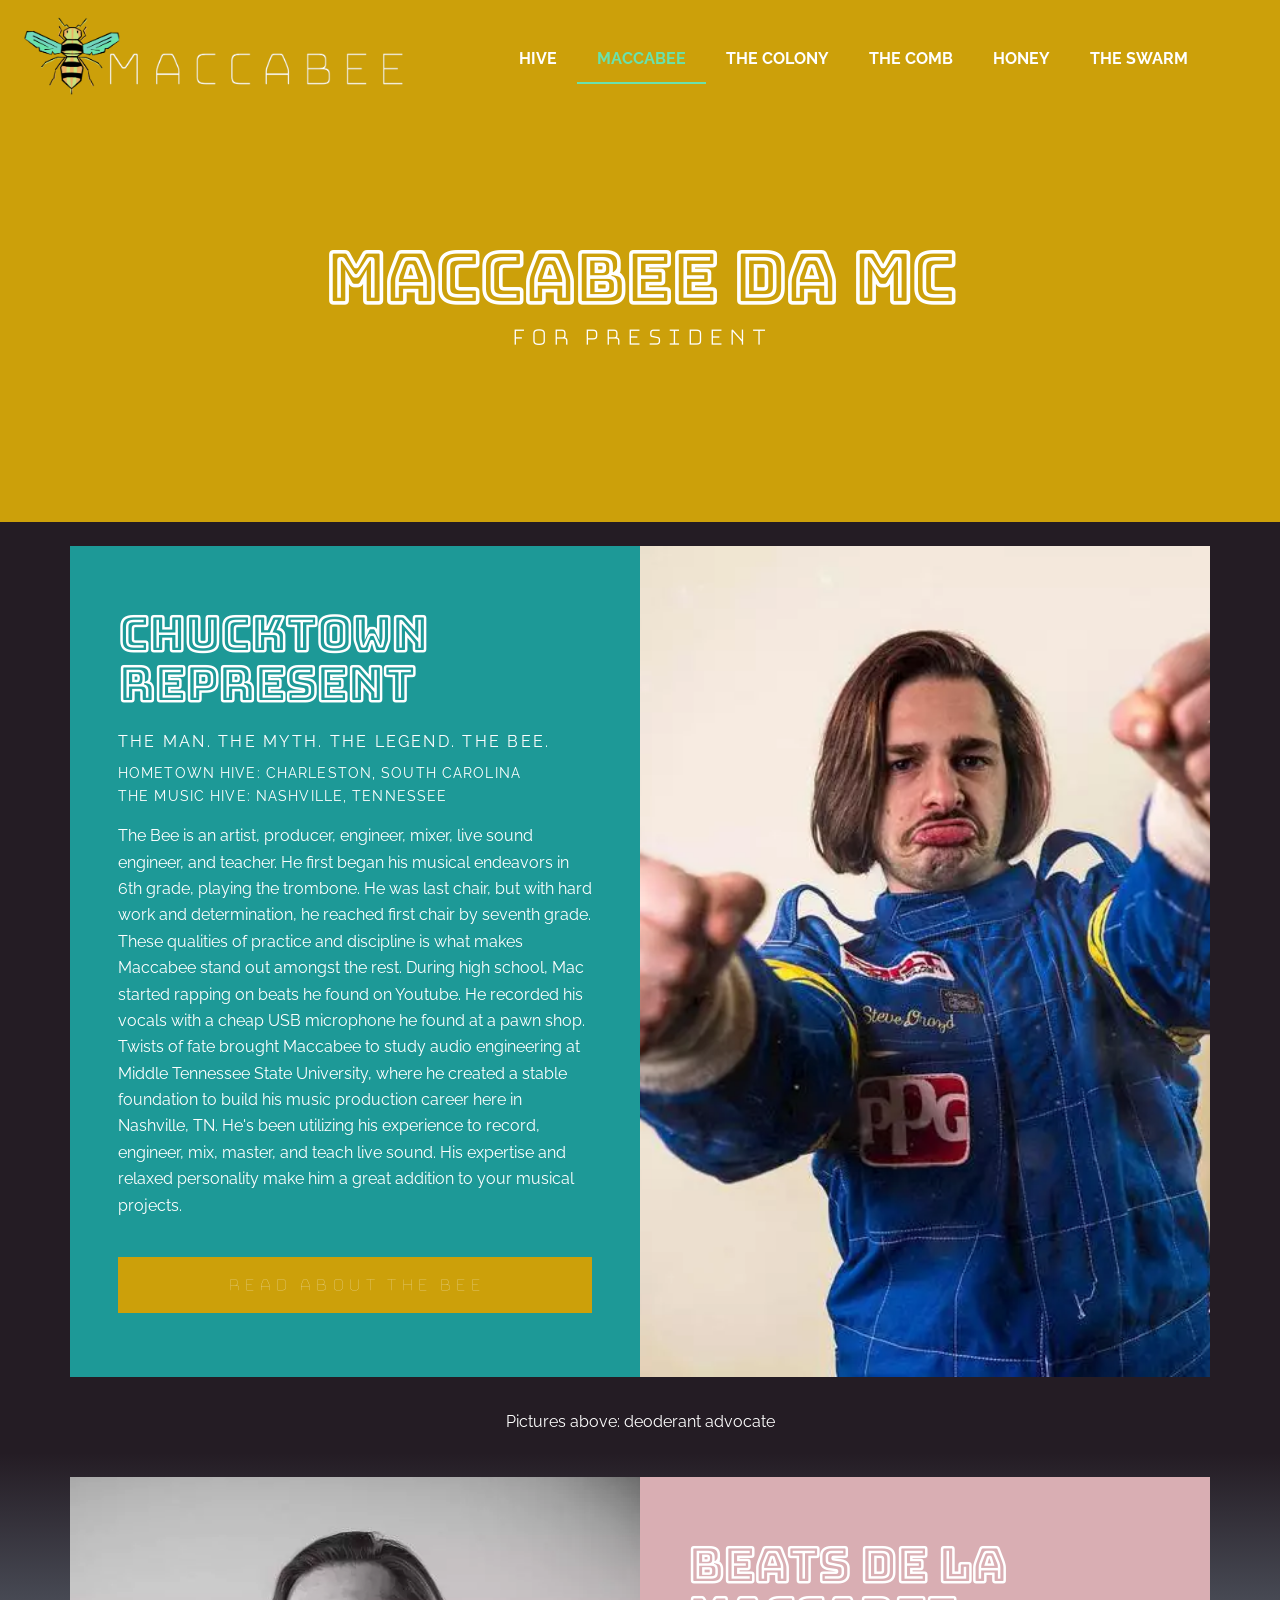
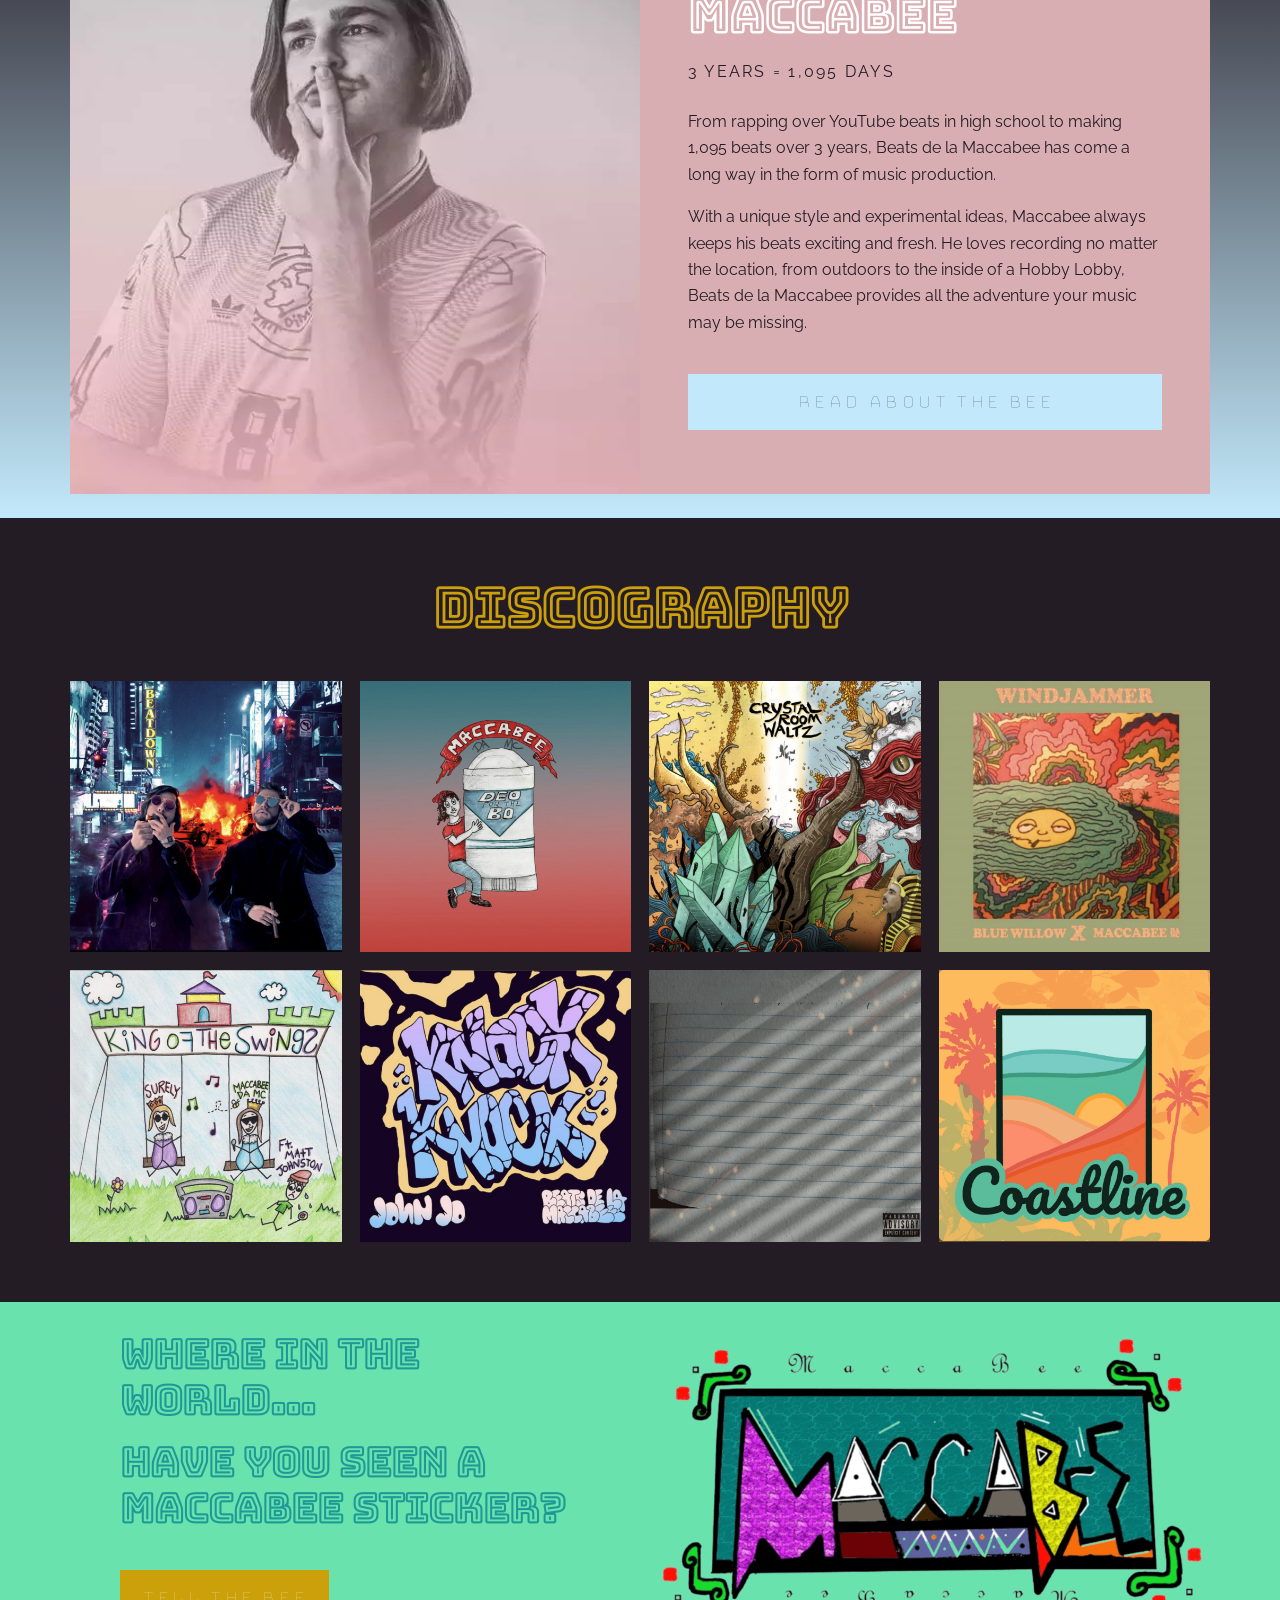
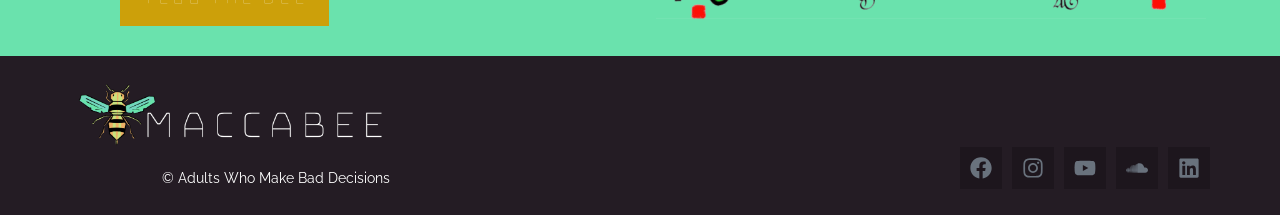
<file: maccabee/index.html>
<!DOCTYPE html>
<html lang="en">
<head>
  <meta charset="utf-8">
  <meta name="viewport" content="width=device-width, initial-scale=1">
  <title>Maccabee – Maccabee</title>
  <link rel="icon" href="/images/favicon.png" type="image/png">
  <link rel="apple-touch-icon" href="/images/favicon.png">
  <link rel="preconnect" href="https://fonts.googleapis.com">
  <link rel="preconnect" href="https://fonts.gstatic.com" crossorigin>
  <link href="https://fonts.googleapis.com/css2?family=Bungee+Hairline&amp;family=Bungee+Outline&amp;family=Raleway:wght@400;600;700&amp;display=swap" rel="stylesheet">
  <link rel="stylesheet" href="/css/styles.css">
</head>
<body>
<header class="site-header">
  <a class="logo" href="/"><img src="/images/logo.png" alt="Maccabee Logo"></a>
  <button class="nav-toggle" type="button" aria-expanded="false" aria-controls="site-nav">
    <span class="sr-only">Menu</span>
    <svg class="icon-open" viewBox="0 0 1000 1000" aria-hidden="true"><path d="M104 333H896C929 333 958 304 958 271S929 208 896 208H104C71 208 42 237 42 271S71 333 104 333ZM104 583H896C929 583 958 554 958 521S929 458 896 458H104C71 458 42 487 42 521S71 583 104 583ZM104 833H896C929 833 958 804 958 771S929 708 896 708H104C71 708 42 737 42 771S71 833 104 833Z"/></svg><svg class="icon-close" viewBox="0 0 1000 1000" aria-hidden="true"><path d="M742 167L500 408 258 167C246 154 233 150 217 150 196 150 179 158 167 167 154 179 150 196 150 212 150 229 154 242 171 254L408 500 167 742C138 771 138 800 167 829 196 858 225 858 254 829L496 587 738 829C750 842 767 846 783 846 800 846 817 842 829 829 842 817 846 804 846 783 846 767 842 750 829 737L588 500 833 258C863 229 863 200 833 167 804 138 775 138 746 167z"/></svg>
  </button>
  <nav id="site-nav" class="site-nav" aria-label="Menu">
    <a href="/">Hive</a><a href="/maccabee/" aria-current="page">Maccabee</a><a href="/the-colony/">The Colony</a><a href="/the-comb/">The Comb</a><a href="/honey/">Honey</a><a href="/the-swarm/">The Swarm</a>
  </nav>
</header>

<main>
  <section class="hero">
    <h1>Maccabee da MC</h1>
    <p class="subhead">for President</p>
  </section>
  <section class="split">
    <div class="split-copy card-teal">
      <h2 class="outline-title">Chucktown<br>Represent</h2>
      <p class="kicker">the man. The myth. The legend. The bee.</p>
      <p class="small-caps">Hometown Hive: Charleston, South Carolina</p>
      <p class="small-caps">The music Hive: Nashville, Tennessee</p>
      <div class="prose">
        <p>The Bee is an artist, producer, engineer, mixer, live sound engineer, and teacher. He first began his musical endeavors in 6th grade, playing the trombone. He was last chair, but with hard work and determination, he reached first chair by seventh grade. These qualities of practice and discipline is what makes Maccabee stand out amongst the rest. During high school, Mac started rapping on beats he found on Youtube. He recorded his vocals with a cheap USB microphone he found at a pawn shop. Twists of fate brought Maccabee to study audio engineering at Middle Tennessee State University, where he created a stable foundation to build his music production career here in Nashville, TN. He's been utilizing his experience to record, engineer, mix, master, and teach live sound. His expertise and relaxed personality make him a great addition to your musical projects.</p>
      </div>
      <a class="btn btn-hair" href="https://nashvillevoyager.com/interview/daily-inspiration-meet-matt-maccabee-drozd/" target="_blank" rel="noopener noreferrer">Read about the Bee</a>
    </div>
    <div class="split-photo photo-point" role="img" aria-label="Maccabee"></div>
  </section>
  <p class="caption">Pictures above: deoderant advocate</p>
  <section class="split gradient-mac">
    <div class="split-photo photo-bw" role="img" aria-label="Maccabee"></div>
    <div class="split-copy card-blush">
      <h2 class="outline-title">Beats de la<br>Maccabee</h2>
      <p class="kicker">3 years = 1,095 days</p>
      <div class="prose">
        <p>From rapping over YouTube beats in high school to making 1,095 beats over 3 years, Beats de la Maccabee has come a long way in the form of music production.</p>
        <p>With a unique style and experimental ideas, Maccabee always keeps his beats exciting and fresh. He loves recording no matter the location, from outdoors to the inside of a Hobby Lobby, Beats de la Maccabee provides all the adventure your music may be missing.</p>
      </div>
      <a class="btn btn-blue" href="/the-swarm/">Read about the Bee</a>
    </div>
  </section>
  <section class="discog">
    <h2>Discography</h2>
    <div class="albums">
      <a href="https://songwhip.com/maccabee-da-mc/beatdown-city" target="_blank" rel="noopener noreferrer"><img src="/images/albums/beatdown-city.jpg" alt="Beatdown City"></a><a href="https://songwhip.com/maccabee-da-mc/deo-for-the-bo" target="_blank" rel="noopener noreferrer"><img src="/images/albums/deo-for-the-bo.jpg" alt="Deo for the Bo"></a><a href="https://songwhip.com/maccabee-da-mc/crystal-room-waltz" target="_blank" rel="noopener noreferrer"><img src="/images/albums/crystal-room-waltz.jpg" alt="Crystal Room Waltz"></a><a href="https://songwhip.com/maccabee-da-mc/windjammer" target="_blank" rel="noopener noreferrer"><img src="/images/albums/windjammer.jpg" alt="Windjammer"></a><a href="https://songwhip.com/maccabee-da-mc/king-of-the-swings" target="_blank" rel="noopener noreferrer"><img src="/images/albums/king-of-the-swings.jpg" alt="King of the Swings"></a><a href="https://songwhip.com/beatsdelamaccabee/knock-knock" target="_blank" rel="noopener noreferrer"><img src="/images/albums/knock-knock.jpg" alt="Knock Knock"></a><a href="https://songwhip.com/beatsdelamaccabee/on-the-page" target="_blank" rel="noopener noreferrer"><img src="/images/albums/on-the-page.png" alt="On the Page"></a><a href="https://songwhip.com/beatsdelamaccabee/coastline" target="_blank" rel="noopener noreferrer"><img src="/images/albums/coastline.png" alt="Beats de la Maccabee Coastline"></a>
    </div>
  </section>
  <section class="sticker-band">
    <div class="sticker-copy">
      <h2>Where in the world...</h2>
      <h2>have you seen a Maccabee sticker?</h2>
      <a class="btn btn-hair" href="/the-swarm/">Tell the Bee</a>
    </div>
    <img src="/images/sticker.png" alt="Maccabee Logo Sticker">
  </section>
</main>

<footer class="site-footer">
  <div class="footer-brand">
    <a href="/"><img src="/images/logo.png" alt="Maccabee Logo"></a>
    <p class="footer-copy">© Adults Who Make Bad Decisions</p>
  </div>
  
<ul class="social">
  <li><a href="https://www.facebook.com/maccabeedamc?ref=hl" target="_blank" rel="noopener noreferrer"><span class="sr-only">Facebook</span><svg viewBox="0 0 512 512" aria-hidden="true"><path d="M504 256C504 119 393 8 256 8S8 119 8 256c0 123.78 90.69 226.38 209.25 245V327.69h-63V256h63v-54.64c0-62.15 37-96.48 93.67-96.48 27.14 0 55.52 4.84 55.52 4.84v61h-31.28c-30.8 0-40.41 19.12-40.41 38.73V256h68.78l-11 71.69h-57.78V501C413.31 482.38 504 379.78 504 256z"/></svg></a></li>
  <li><a href="https://www.instagram.com/maccabeedamc/" target="_blank" rel="noopener noreferrer"><span class="sr-only">Instagram</span><svg viewBox="0 0 448 512" aria-hidden="true"><path d="M224.1 141c-63.6 0-114.9 51.3-114.9 114.9s51.3 114.9 114.9 114.9S339 319.5 339 255.9 287.7 141 224.1 141zm0 189.6c-41.1 0-74.7-33.5-74.7-74.7s33.5-74.7 74.7-74.7 74.7 33.5 74.7 74.7-33.6 74.7-74.7 74.7zm146.4-194.3c0 14.9-12 26.8-26.8 26.8-14.9 0-26.8-12-26.8-26.8s12-26.8 26.8-26.8 26.8 12 26.8 26.8zm76.1 27.2c-1.7-35.9-9.9-67.7-36.2-93.9-26.2-26.2-58-34.4-93.9-36.2-37-2.1-147.9-2.1-184.9 0-35.8 1.7-67.6 9.9-93.9 36.1s-34.4 58-36.2 93.9c-2.1 37-2.1 147.9 0 184.9 1.7 35.9 9.9 67.7 36.2 93.9s58 34.4 93.9 36.2c37 2.1 147.9 2.1 184.9 0 35.9-1.7 67.7-9.9 93.9-36.2 26.2-26.2 34.4-58 36.2-93.9 2.1-37 2.1-147.8 0-184.8zM398.8 388c-7.8 19.6-22.9 34.7-42.6 42.6-29.5 11.7-99.5 9-132.1 9s-102.7 2.6-132.1-9c-19.6-7.8-34.7-22.9-42.6-42.6-11.7-29.5-9-99.5-9-132.1s-2.6-102.7 9-132.1c7.8-19.6 22.9-34.7 42.6-42.6 29.5-11.7 99.5-9 132.1-9s102.7-2.6 132.1 9c19.6 7.8 34.7 22.9 42.6 42.6 11.7 29.5 9 99.5 9 132.1s2.7 102.7-9 132.1z"/></svg></a></li>
  <li><a href="https://www.youtube.com/channel/UCxS5Na34QGWhi9D4TFDWIMw" target="_blank" rel="noopener noreferrer"><span class="sr-only">Youtube</span><svg viewBox="0 0 576 512" aria-hidden="true"><path d="M549.655 124.083c-6.281-23.65-24.787-42.276-48.284-48.597C458.781 64 288 64 288 64S117.22 64 74.629 75.486c-23.497 6.322-42.003 24.947-48.284 48.597-11.412 42.867-11.412 132.305-11.412 132.305s0 89.438 11.412 132.305c6.281 23.65 24.787 41.5 48.284 47.821C117.22 448 288 448 288 448s170.78 0 213.371-11.486c23.497-6.321 42.003-24.171 48.284-47.821 11.412-42.867 11.412-132.305 11.412-132.305s0-89.438-11.412-132.305zm-317.51 213.508V175.185l142.739 81.205-142.739 81.201z"/></svg></a></li>
  <li><a href="https://soundcloud.com/843maccabee" target="_blank" rel="noopener noreferrer"><span class="sr-only">Soundcloud</span><svg viewBox="0 0 640 512" aria-hidden="true"><path d="M111 256l6 65-6 68c0 3-2 4-4 4s-4-2-4-4l-6-68 6-65c0-2 2-4 4-4s4 2 4 4zm21-46c-3 0-5 2-5 5l-5 106 5 68c0 3 2 5 5 5s5-2 5-5l6-68-6-106c0-3-2-5-5-5zm26-24c-3 0-5 2-6 5l-4 130 4 68c0 3 3 5 6 5s5-2 5-5l5-68-5-130c0-3-2-5-5-5zM7 283c-1 0-2 1-3 3l-4 35 5 35c0 1 1 3 3 3s2-1 2-3l6-35-6-36c0-1-1-2-3-2zm24-22c-1 0-3 1-3 3l-6 57 6 56c0 2 1 3 3 3s2-1 3-3l7-56-7-58c0-1-2-2-3-2zm25-11c-2 0-3 1-3 3l-5 69 6 66c0 2 2 3 3 3s3-1 3-3l7-66-7-68c0-2-1-3-3-3zm25-2c-2 0-4 1-4 4l-6 70 6 68c0 2 2 4 4 4s4-1 4-4l6-68-6-70c0-2-2-4-4-4zm241-111c-1-1-3-1-4-1-2 0-4 1-6 2-2 2-3 4-3 7v1l-3 177 2 32 2 32c0 5 4 9 9 9s9-4 9-9l4-64-4-178c0-3-2-6-5-7zm-27 15c-1-1-3-1-4-1s-3 1-4 1c-2 1-4 4-4 7l-3 163 3 66c0 2 1 3 2 5 2 2 4 3 6 3 2 0 4-1 6-3 2-1 2-3 2-6l1-7 3-59-3-163c0-3-2-5-4-7zm-111 23c-3 0-6 3-6 6l-4 141 4 67c0 3 3 6 6 6 3 0 6-3 6-6l5-67-5-141c0-3-3-6-6-6zm377 63c-11 0-21 2-31 6-6-71-66-126-138-126-18 0-35 3-50 9-6 2-8 4-8 9v250c0 5 4 9 9 9h218c43 0 79-35 79-78 0-44-35-79-79-79zm-297-60c-4 0-8 3-8 8l-3 137 3 66c0 4 4 7 8 7s8-3 8-8l4-66-4-137c0-4-3-7-8-7zm-54-8c-3 0-6 3-6 7l-4 145 4 67c0 4 3 6 6 6s6-3 7-6l4-67-4-145c0-4-3-7-7-7zm27 3c-4 0-7 3-7 7l-4 142 4 66c0 4 3 7 7 7s7-3 7-7l4-66-4-142c0-4-3-7-7-7z"/></svg></a></li>
  <li><a href="https://www.linkedin.com/in/matt-drozd-2a5859b7" target="_blank" rel="noopener noreferrer"><span class="sr-only">Linkedin</span><svg viewBox="0 0 448 512" aria-hidden="true"><path d="M416 32H31.9C14.3 32 0 46.5 0 64.3v383.4C0 465.5 14.3 480 31.9 480H416c17.6 0 32-14.5 32-32.3V64.3c0-17.8-14.4-32.3-32-32.3zM135.4 416H69V202.2h66.5V416zm-33.2-243c-21.3 0-38.5-17.3-38.5-38.5S80.9 96 102.2 96c21.2 0 38.5 17.3 38.5 38.5 0 21.3-17.2 38.5-38.5 38.5zm282.1 243h-66.4V312c0-24.8-.5-56.7-34.5-56.7-34.6 0-39.9 27-39.9 54.9V416h-66.4V202.2h63.7v29.2h.9c8.9-16.8 30.6-34.5 62.9-34.5 67.2 0 79.7 44.3 79.7 101.9V416z"/></svg></a></li>
</ul>

</footer>
<div class="lightbox" hidden>
  <button class="lightbox-close" type="button">Close</button>
  <img alt="">
</div>
<script src="/js/site.js"></script>
</body>
</html>
</file>
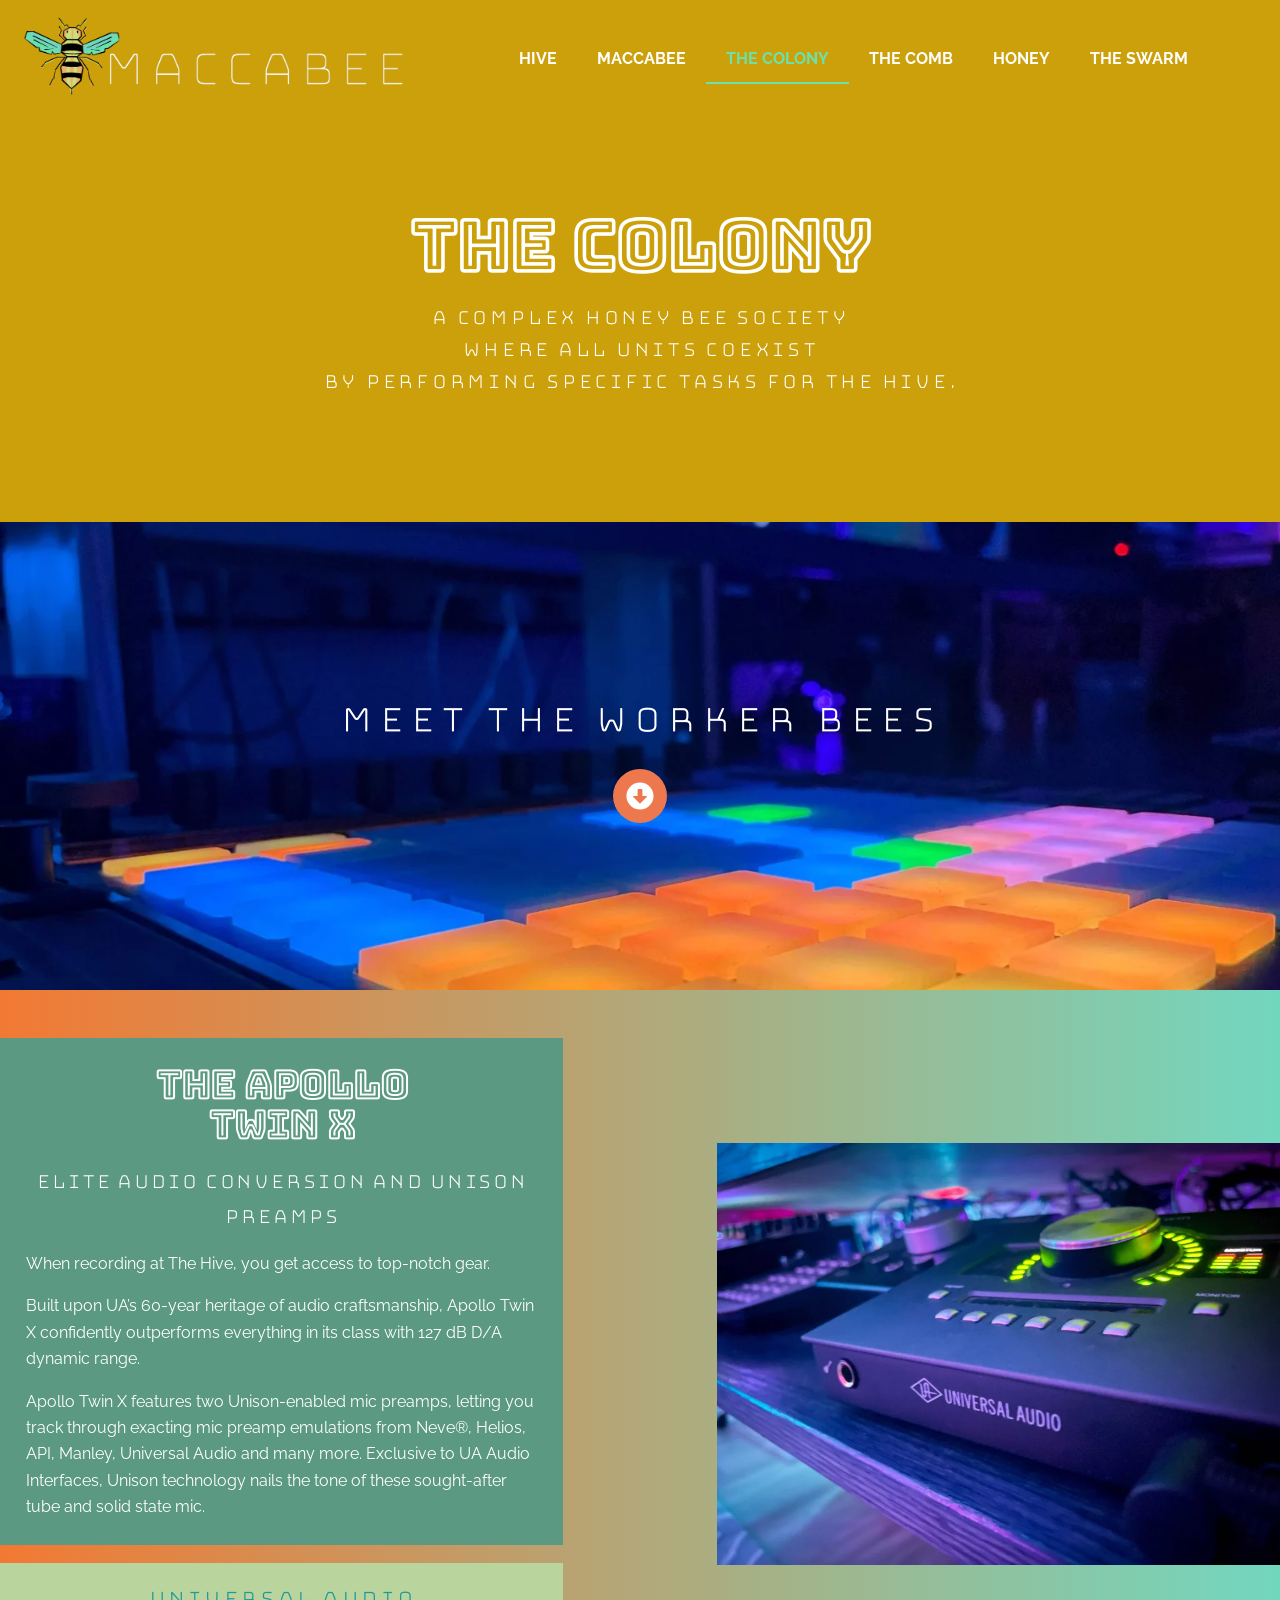
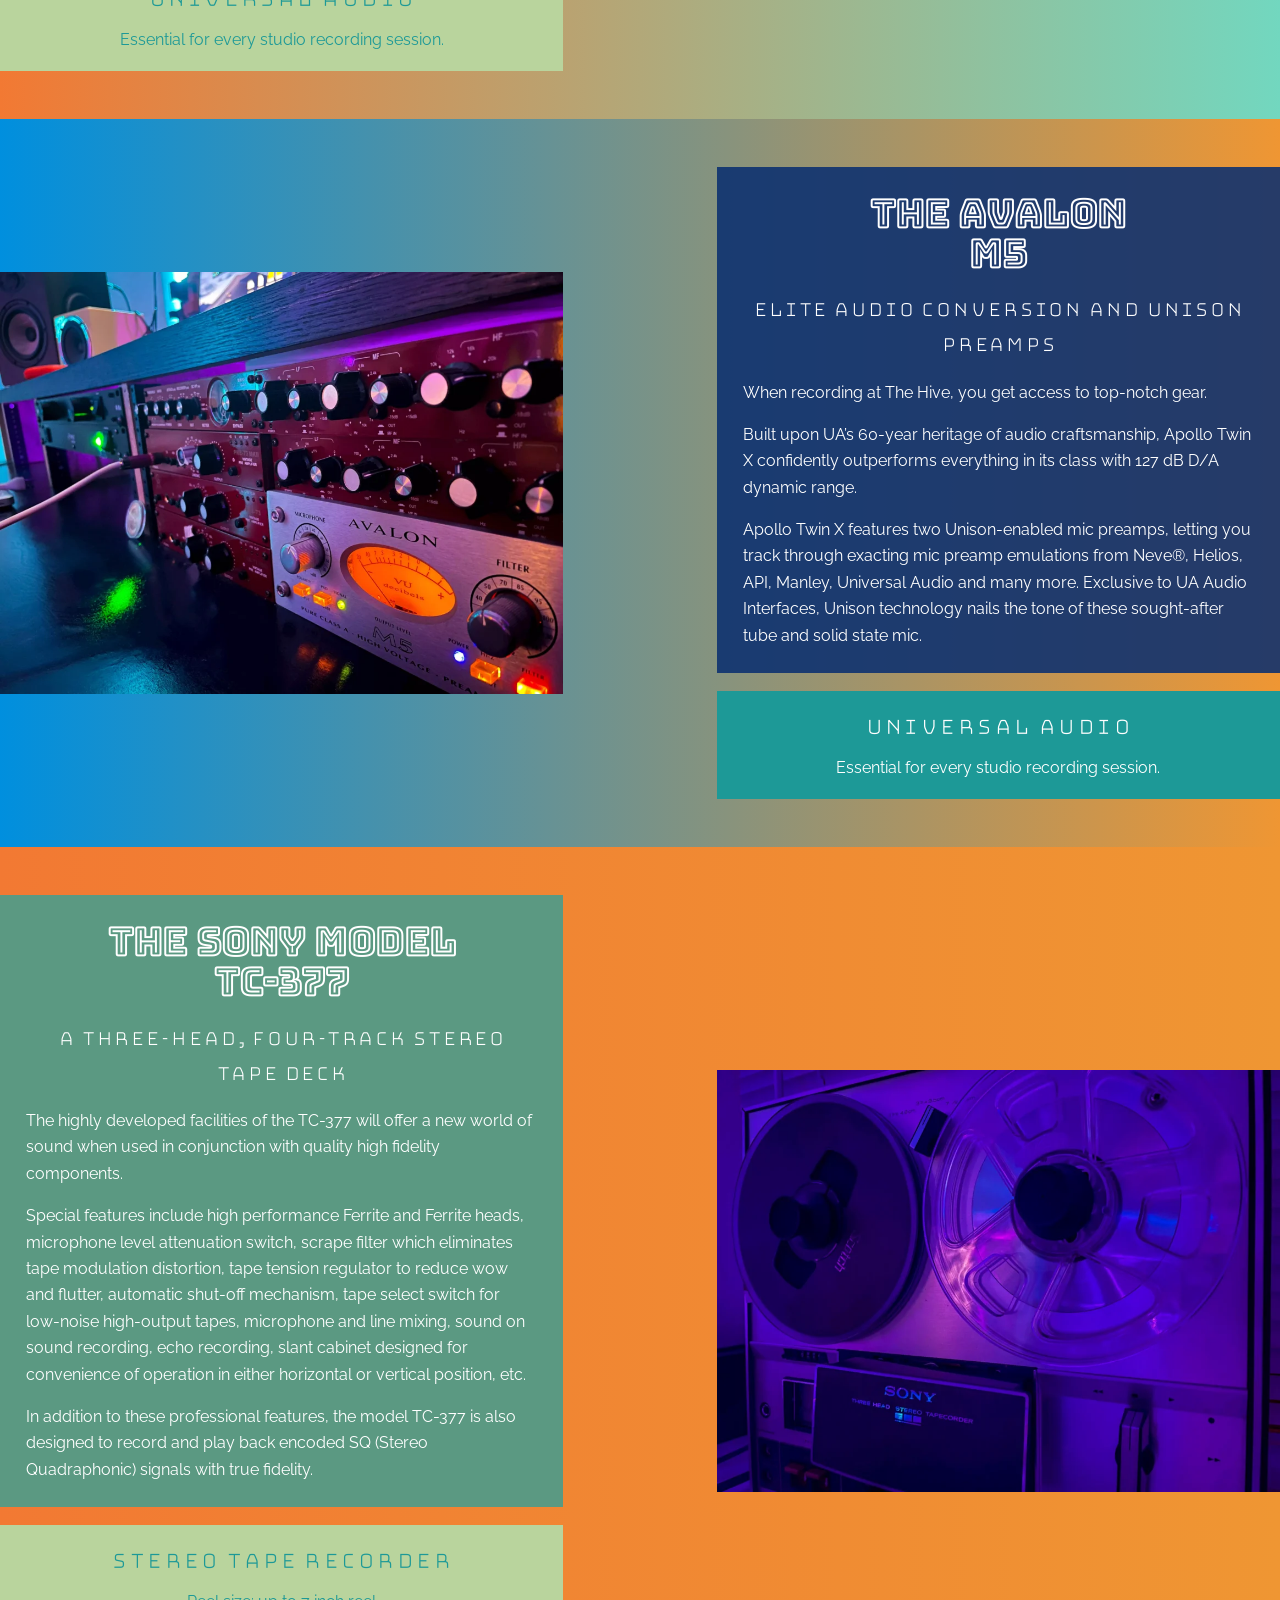
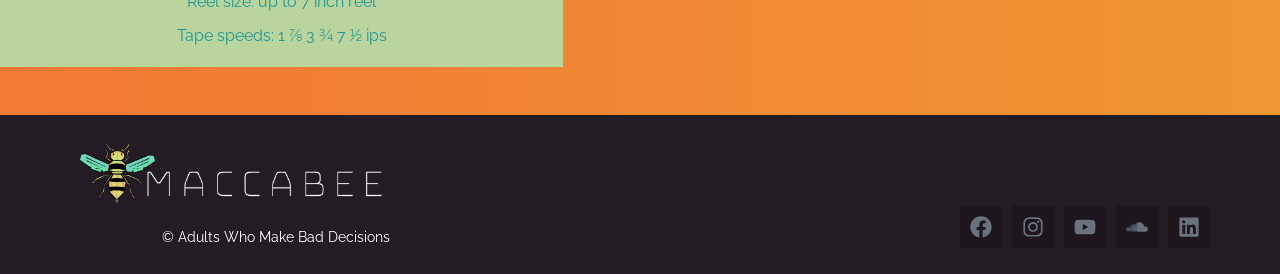
<file: the-colony/index.html>
<!DOCTYPE html>
<html lang="en">
<head>
  <meta charset="utf-8">
  <meta name="viewport" content="width=device-width, initial-scale=1">
  <title>The Colony – Maccabee</title>
  <link rel="icon" href="/images/favicon.png" type="image/png">
  <link rel="apple-touch-icon" href="/images/favicon.png">
  <link rel="preconnect" href="https://fonts.googleapis.com">
  <link rel="preconnect" href="https://fonts.gstatic.com" crossorigin>
  <link href="https://fonts.googleapis.com/css2?family=Bungee+Hairline&amp;family=Bungee+Outline&amp;family=Raleway:wght@400;600;700&amp;display=swap" rel="stylesheet">
  <link rel="stylesheet" href="/css/styles.css">
</head>
<body>
<header class="site-header">
  <a class="logo" href="/"><img src="/images/logo.png" alt="Maccabee Logo"></a>
  <button class="nav-toggle" type="button" aria-expanded="false" aria-controls="site-nav">
    <span class="sr-only">Menu</span>
    <svg class="icon-open" viewBox="0 0 1000 1000" aria-hidden="true"><path d="M104 333H896C929 333 958 304 958 271S929 208 896 208H104C71 208 42 237 42 271S71 333 104 333ZM104 583H896C929 583 958 554 958 521S929 458 896 458H104C71 458 42 487 42 521S71 583 104 583ZM104 833H896C929 833 958 804 958 771S929 708 896 708H104C71 708 42 737 42 771S71 833 104 833Z"/></svg><svg class="icon-close" viewBox="0 0 1000 1000" aria-hidden="true"><path d="M742 167L500 408 258 167C246 154 233 150 217 150 196 150 179 158 167 167 154 179 150 196 150 212 150 229 154 242 171 254L408 500 167 742C138 771 138 800 167 829 196 858 225 858 254 829L496 587 738 829C750 842 767 846 783 846 800 846 817 842 829 829 842 817 846 804 846 783 846 767 842 750 829 737L588 500 833 258C863 229 863 200 833 167 804 138 775 138 746 167z"/></svg>
  </button>
  <nav id="site-nav" class="site-nav" aria-label="Menu">
    <a href="/">Hive</a><a href="/maccabee/">Maccabee</a><a href="/the-colony/" aria-current="page">The Colony</a><a href="/the-comb/">The Comb</a><a href="/honey/">Honey</a><a href="/the-swarm/">The Swarm</a>
  </nav>
</header>

<main>
  <section class="hero">
    <h1>The Colony</h1>
    <p class="lede">a complex honey bee society<br> where all units coexist<br> by performing specific tasks for the hive.</p>
  </section>
  <section class="photo-banner banner-colony">
    <div>
      <h2 id="workers">Meet the Worker Bees</h2>
      <a class="down" href="#apollo" aria-label="Meet the Worker Bees"><svg viewBox="0 0 512 512" aria-hidden="true"><path d="M504 256c0 137-111 248-248 248S8 393 8 256 119 8 256 8s248 111 248 248zM212 140v116h-70.9c-10.7 0-16.1 13-8.5 20.5l114.9 114.3c4.7 4.7 12.2 4.7 16.9 0l114.9-114.3c7.6-7.6 2.2-20.5-8.5-20.5H300V140c0-6.6-5.4-12-12-12h-64c-6.6 0-12 5.4-12 12z"/></svg></a>
    </div>
  </section>
  <section class="gear gear-apollo" id="apollo">
    <div class="gear-copy">
      <div class="gear-panel panel-sage">
        <h2>The Apollo<br>Twin x</h2>
        <p class="kicker">Elite Audio Conversion and Unison Preamps</p>
        <div class="prose"><p>When recording at The Hive, you get access to top-notch gear.</p>
<p>Built upon UA’s 60-year heritage of audio craftsmanship, Apollo Twin X confidently outperforms everything in its class with 127 dB D/A dynamic range.</p>
<p>Apollo Twin X features two Unison-enabled mic preamps, letting you track through exacting mic preamp emulations from Neve®, Helios, API, Manley, Universal Audio and many more. Exclusive to UA Audio Interfaces, Unison technology nails the tone of these sought-after tube and solid state mic.</p></div>
      </div>
      <div class="gear-note note-leaf">
        <h3>Universal Audio</h3>
        <p>Essential for every studio recording session.</p>
      </div>
    </div>
    <img class="gear-photo" src="/images/gear-apollo.webp" alt="Universal Audio Apollo Twin X">
  </section>
  <section class="gear gear-avalon gear-flip">
    <div class="gear-copy">
      <div class="gear-panel panel-navy">
        <h2>The Avalon<br>M5</h2>
        <p class="kicker">Elite Audio Conversion and Unison Preamps</p>
        <div class="prose"><p>When recording at The Hive, you get access to top-notch gear.</p>
<p>Built upon UA’s 60-year heritage of audio craftsmanship, Apollo Twin X confidently outperforms everything in its class with 127 dB D/A dynamic range.</p>
<p>Apollo Twin X features two Unison-enabled mic preamps, letting you track through exacting mic preamp emulations from Neve®, Helios, API, Manley, Universal Audio and many more. Exclusive to UA Audio Interfaces, Unison technology nails the tone of these sought-after tube and solid state mic.</p></div>
      </div>
      <div class="gear-note note-teal">
        <h3>Universal Audio</h3>
        <p>Essential for every studio recording session.</p>
      </div>
    </div>
    <img class="gear-photo" src="/images/gear-avalon.webp" alt="Avalon M5">
  </section>
  <section class="gear gear-sony">
    <div class="gear-copy">
      <div class="gear-panel panel-sage">
        <h2>The Sony model<br>TC-377</h2>
        <p class="kicker">a three-head, four-track stereo tape deck</p>
        <div class="prose">
          <p>The highly developed facilities of the TC-377 will offer a new world of sound when used in conjunction with quality high fidelity components.</p>
          <p>Special features include high performance Ferrite and Ferrite heads, microphone level attenuation switch, scrape filter which eliminates tape modulation distortion, tape tension regulator to reduce wow and flutter, automatic shut-off mechanism, tape select switch for low-noise high-output tapes, microphone and line mixing, sound on sound recording, echo recording, slant cabinet designed for convenience of operation in either horizontal or vertical position, etc.</p>
          <p>In addition to these professional features, the model TC-377 is also designed to record and play back encoded SQ (Stereo Quadraphonic) signals with true fidelity.</p>
        </div>
      </div>
      <div class="gear-note note-leaf">
        <h3>stereo tape recorder</h3>
        <p>Reel size: up to 7 inch reel</p>
        <p>Tape speeds: 1 7⁄8 3 3⁄4 7 1⁄2 ips</p>
      </div>
    </div>
    <img class="gear-photo" src="/images/gear-sony.webp" alt="Sony TC-377 tape deck">
  </section>
</main>

<footer class="site-footer">
  <div class="footer-brand">
    <a href="/"><img src="/images/logo.png" alt="Maccabee Logo"></a>
    <p class="footer-copy">© Adults Who Make Bad Decisions</p>
  </div>
  
<ul class="social">
  <li><a href="https://www.facebook.com/maccabeedamc?ref=hl" target="_blank" rel="noopener noreferrer"><span class="sr-only">Facebook</span><svg viewBox="0 0 512 512" aria-hidden="true"><path d="M504 256C504 119 393 8 256 8S8 119 8 256c0 123.78 90.69 226.38 209.25 245V327.69h-63V256h63v-54.64c0-62.15 37-96.48 93.67-96.48 27.14 0 55.52 4.84 55.52 4.84v61h-31.28c-30.8 0-40.41 19.12-40.41 38.73V256h68.78l-11 71.69h-57.78V501C413.31 482.38 504 379.78 504 256z"/></svg></a></li>
  <li><a href="https://www.instagram.com/maccabeedamc/" target="_blank" rel="noopener noreferrer"><span class="sr-only">Instagram</span><svg viewBox="0 0 448 512" aria-hidden="true"><path d="M224.1 141c-63.6 0-114.9 51.3-114.9 114.9s51.3 114.9 114.9 114.9S339 319.5 339 255.9 287.7 141 224.1 141zm0 189.6c-41.1 0-74.7-33.5-74.7-74.7s33.5-74.7 74.7-74.7 74.7 33.5 74.7 74.7-33.6 74.7-74.7 74.7zm146.4-194.3c0 14.9-12 26.8-26.8 26.8-14.9 0-26.8-12-26.8-26.8s12-26.8 26.8-26.8 26.8 12 26.8 26.8zm76.1 27.2c-1.7-35.9-9.9-67.7-36.2-93.9-26.2-26.2-58-34.4-93.9-36.2-37-2.1-147.9-2.1-184.9 0-35.8 1.7-67.6 9.9-93.9 36.1s-34.4 58-36.2 93.9c-2.1 37-2.1 147.9 0 184.9 1.7 35.9 9.9 67.7 36.2 93.9s58 34.4 93.9 36.2c37 2.1 147.9 2.1 184.9 0 35.9-1.7 67.7-9.9 93.9-36.2 26.2-26.2 34.4-58 36.2-93.9 2.1-37 2.1-147.8 0-184.8zM398.8 388c-7.8 19.6-22.9 34.7-42.6 42.6-29.5 11.7-99.5 9-132.1 9s-102.7 2.6-132.1-9c-19.6-7.8-34.7-22.9-42.6-42.6-11.7-29.5-9-99.5-9-132.1s-2.6-102.7 9-132.1c7.8-19.6 22.9-34.7 42.6-42.6 29.5-11.7 99.5-9 132.1-9s102.7-2.6 132.1 9c19.6 7.8 34.7 22.9 42.6 42.6 11.7 29.5 9 99.5 9 132.1s2.7 102.7-9 132.1z"/></svg></a></li>
  <li><a href="https://www.youtube.com/channel/UCxS5Na34QGWhi9D4TFDWIMw" target="_blank" rel="noopener noreferrer"><span class="sr-only">Youtube</span><svg viewBox="0 0 576 512" aria-hidden="true"><path d="M549.655 124.083c-6.281-23.65-24.787-42.276-48.284-48.597C458.781 64 288 64 288 64S117.22 64 74.629 75.486c-23.497 6.322-42.003 24.947-48.284 48.597-11.412 42.867-11.412 132.305-11.412 132.305s0 89.438 11.412 132.305c6.281 23.65 24.787 41.5 48.284 47.821C117.22 448 288 448 288 448s170.78 0 213.371-11.486c23.497-6.321 42.003-24.171 48.284-47.821 11.412-42.867 11.412-132.305 11.412-132.305s0-89.438-11.412-132.305zm-317.51 213.508V175.185l142.739 81.205-142.739 81.201z"/></svg></a></li>
  <li><a href="https://soundcloud.com/843maccabee" target="_blank" rel="noopener noreferrer"><span class="sr-only">Soundcloud</span><svg viewBox="0 0 640 512" aria-hidden="true"><path d="M111 256l6 65-6 68c0 3-2 4-4 4s-4-2-4-4l-6-68 6-65c0-2 2-4 4-4s4 2 4 4zm21-46c-3 0-5 2-5 5l-5 106 5 68c0 3 2 5 5 5s5-2 5-5l6-68-6-106c0-3-2-5-5-5zm26-24c-3 0-5 2-6 5l-4 130 4 68c0 3 3 5 6 5s5-2 5-5l5-68-5-130c0-3-2-5-5-5zM7 283c-1 0-2 1-3 3l-4 35 5 35c0 1 1 3 3 3s2-1 2-3l6-35-6-36c0-1-1-2-3-2zm24-22c-1 0-3 1-3 3l-6 57 6 56c0 2 1 3 3 3s2-1 3-3l7-56-7-58c0-1-2-2-3-2zm25-11c-2 0-3 1-3 3l-5 69 6 66c0 2 2 3 3 3s3-1 3-3l7-66-7-68c0-2-1-3-3-3zm25-2c-2 0-4 1-4 4l-6 70 6 68c0 2 2 4 4 4s4-1 4-4l6-68-6-70c0-2-2-4-4-4zm241-111c-1-1-3-1-4-1-2 0-4 1-6 2-2 2-3 4-3 7v1l-3 177 2 32 2 32c0 5 4 9 9 9s9-4 9-9l4-64-4-178c0-3-2-6-5-7zm-27 15c-1-1-3-1-4-1s-3 1-4 1c-2 1-4 4-4 7l-3 163 3 66c0 2 1 3 2 5 2 2 4 3 6 3 2 0 4-1 6-3 2-1 2-3 2-6l1-7 3-59-3-163c0-3-2-5-4-7zm-111 23c-3 0-6 3-6 6l-4 141 4 67c0 3 3 6 6 6 3 0 6-3 6-6l5-67-5-141c0-3-3-6-6-6zm377 63c-11 0-21 2-31 6-6-71-66-126-138-126-18 0-35 3-50 9-6 2-8 4-8 9v250c0 5 4 9 9 9h218c43 0 79-35 79-78 0-44-35-79-79-79zm-297-60c-4 0-8 3-8 8l-3 137 3 66c0 4 4 7 8 7s8-3 8-8l4-66-4-137c0-4-3-7-8-7zm-54-8c-3 0-6 3-6 7l-4 145 4 67c0 4 3 6 6 6s6-3 7-6l4-67-4-145c0-4-3-7-7-7zm27 3c-4 0-7 3-7 7l-4 142 4 66c0 4 3 7 7 7s7-3 7-7l4-66-4-142c0-4-3-7-7-7z"/></svg></a></li>
  <li><a href="https://www.linkedin.com/in/matt-drozd-2a5859b7" target="_blank" rel="noopener noreferrer"><span class="sr-only">Linkedin</span><svg viewBox="0 0 448 512" aria-hidden="true"><path d="M416 32H31.9C14.3 32 0 46.5 0 64.3v383.4C0 465.5 14.3 480 31.9 480H416c17.6 0 32-14.5 32-32.3V64.3c0-17.8-14.4-32.3-32-32.3zM135.4 416H69V202.2h66.5V416zm-33.2-243c-21.3 0-38.5-17.3-38.5-38.5S80.9 96 102.2 96c21.2 0 38.5 17.3 38.5 38.5 0 21.3-17.2 38.5-38.5 38.5zm282.1 243h-66.4V312c0-24.8-.5-56.7-34.5-56.7-34.6 0-39.9 27-39.9 54.9V416h-66.4V202.2h63.7v29.2h.9c8.9-16.8 30.6-34.5 62.9-34.5 67.2 0 79.7 44.3 79.7 101.9V416z"/></svg></a></li>
</ul>

</footer>
<div class="lightbox" hidden>
  <button class="lightbox-close" type="button">Close</button>
  <img alt="">
</div>
<script src="/js/site.js"></script>
</body>
</html>
</file>
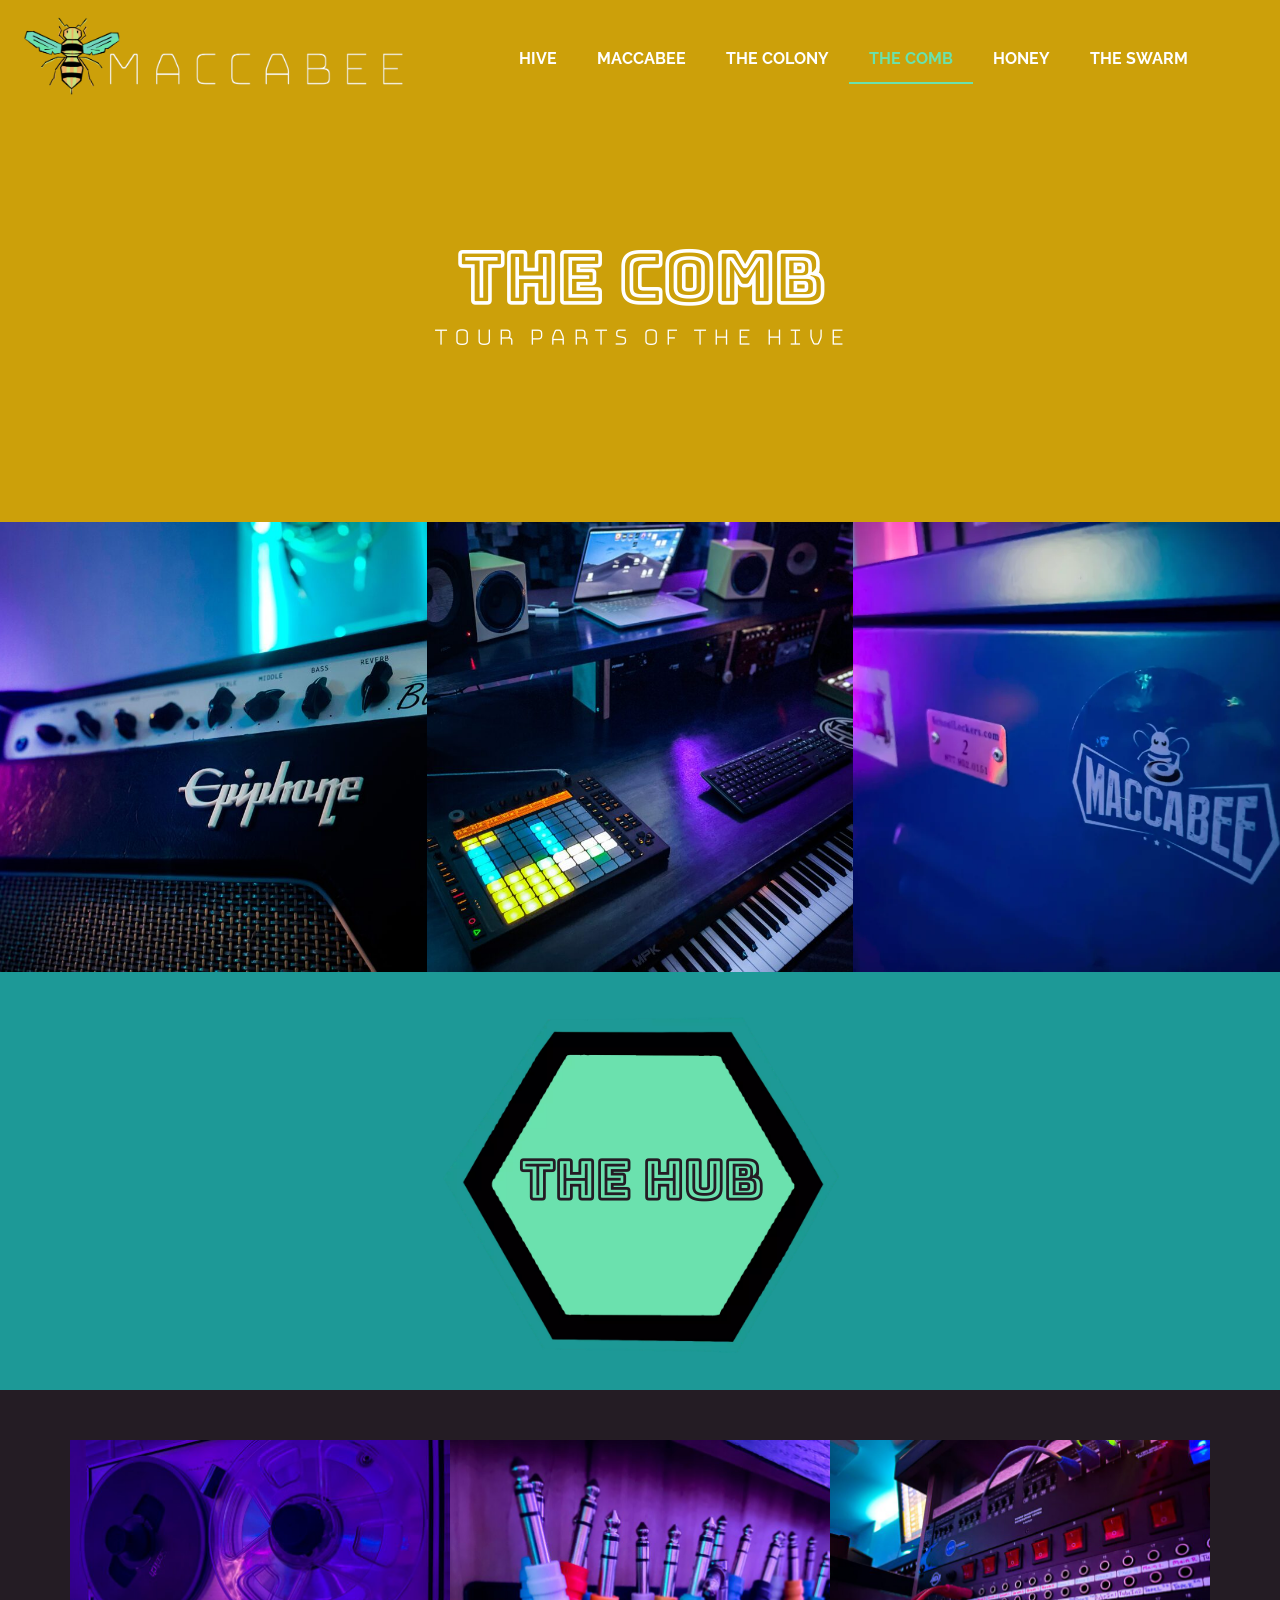
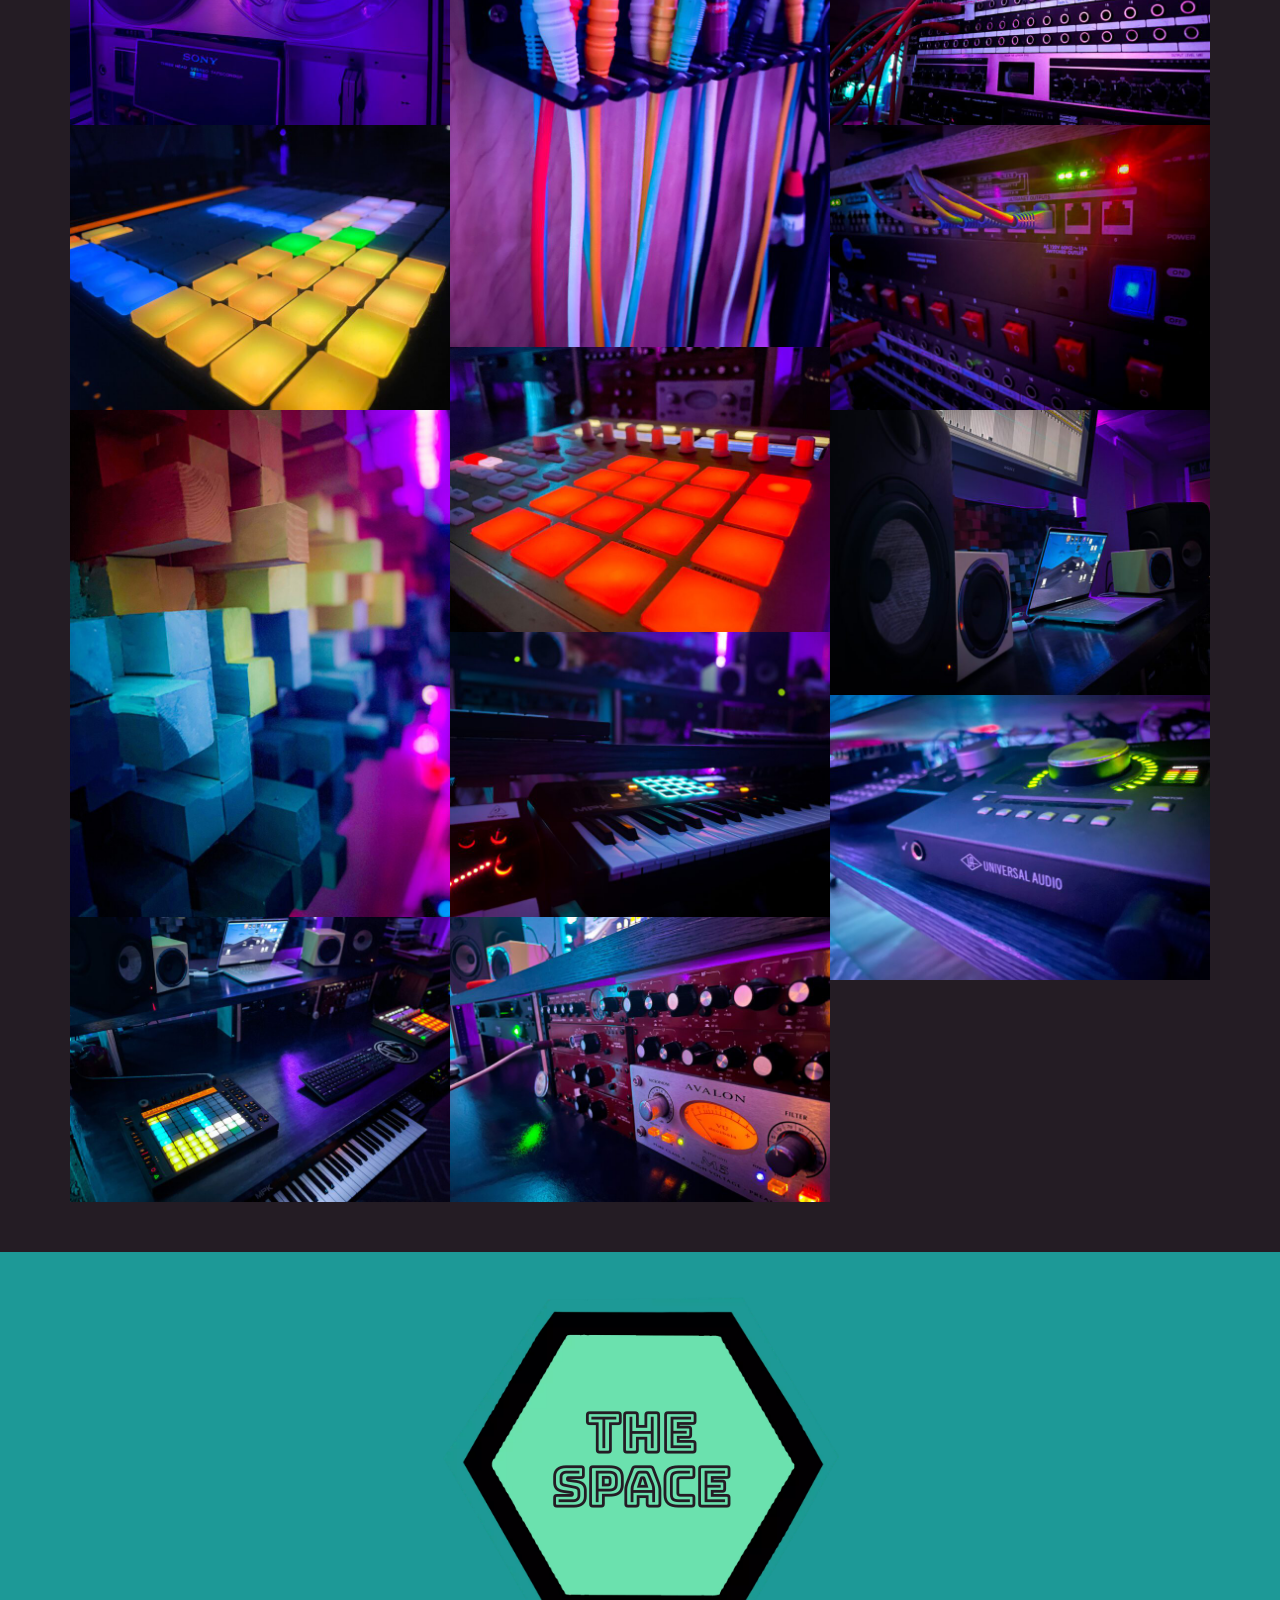
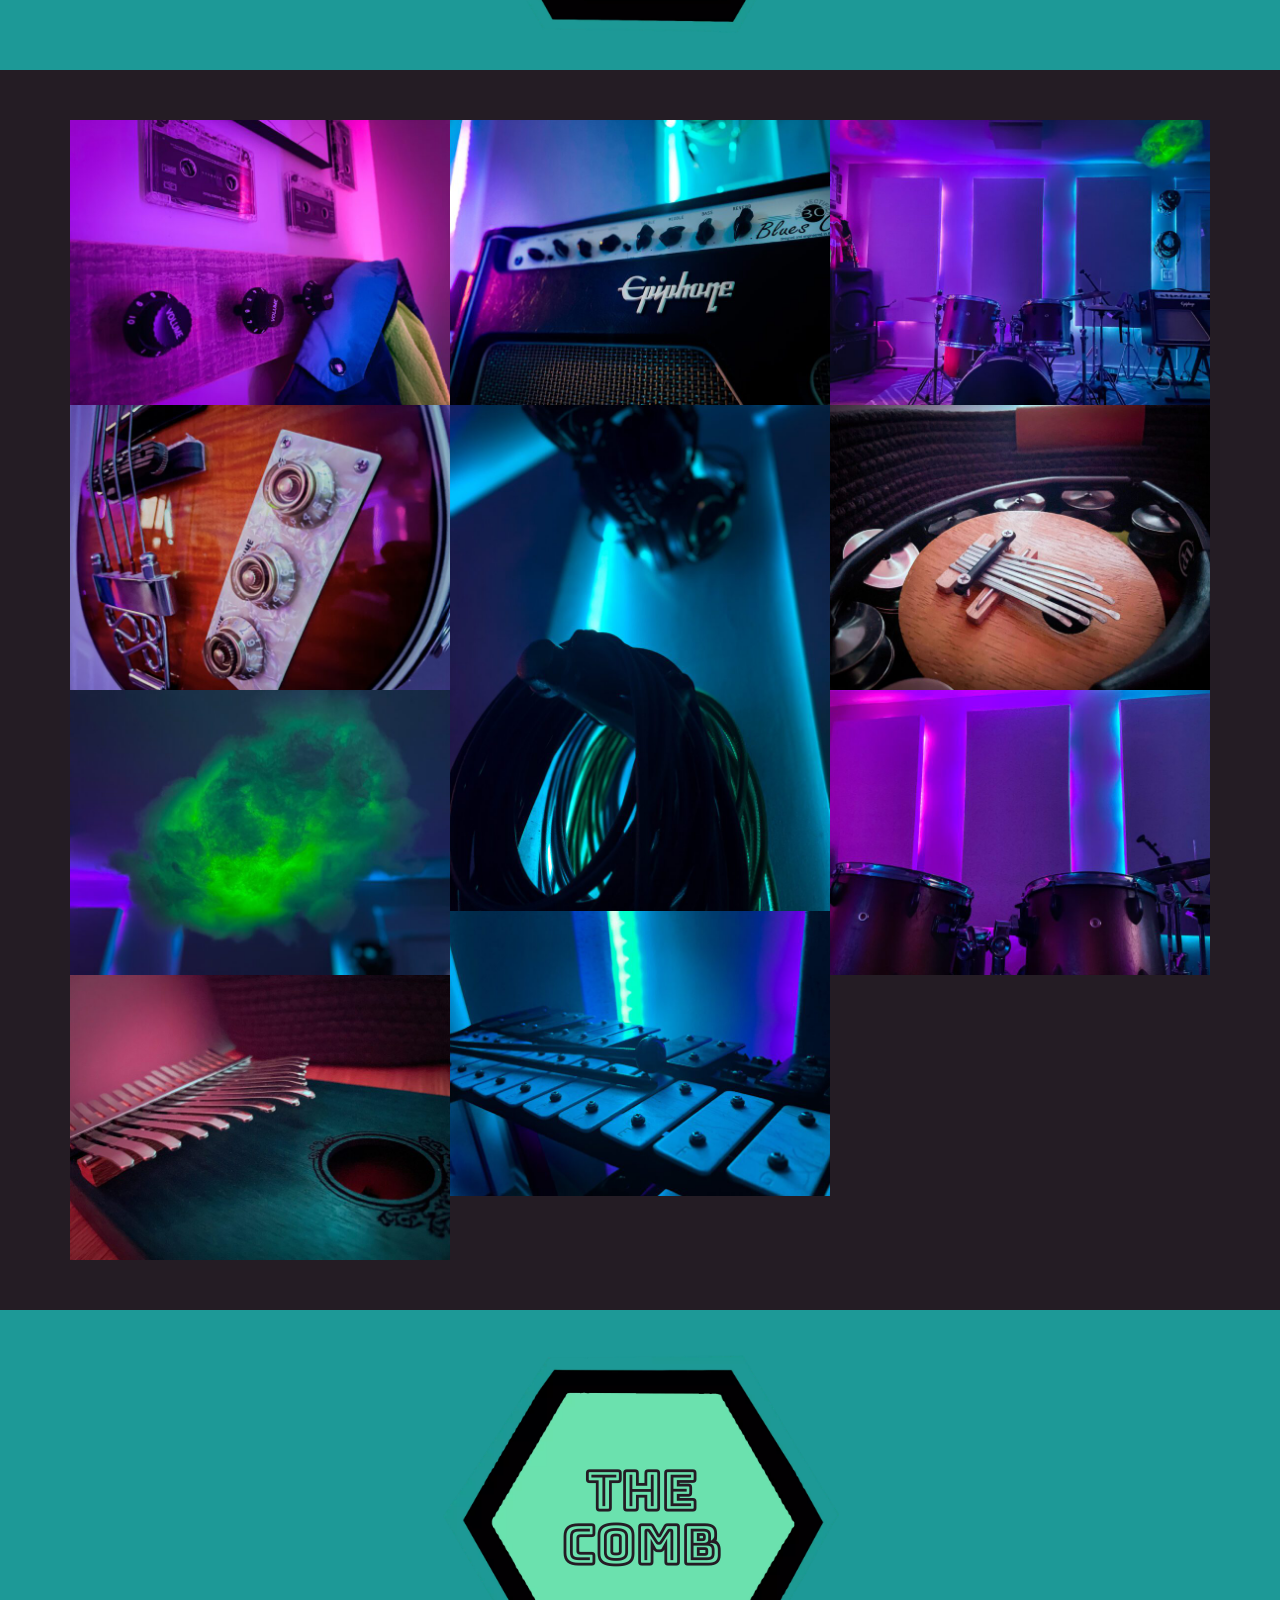
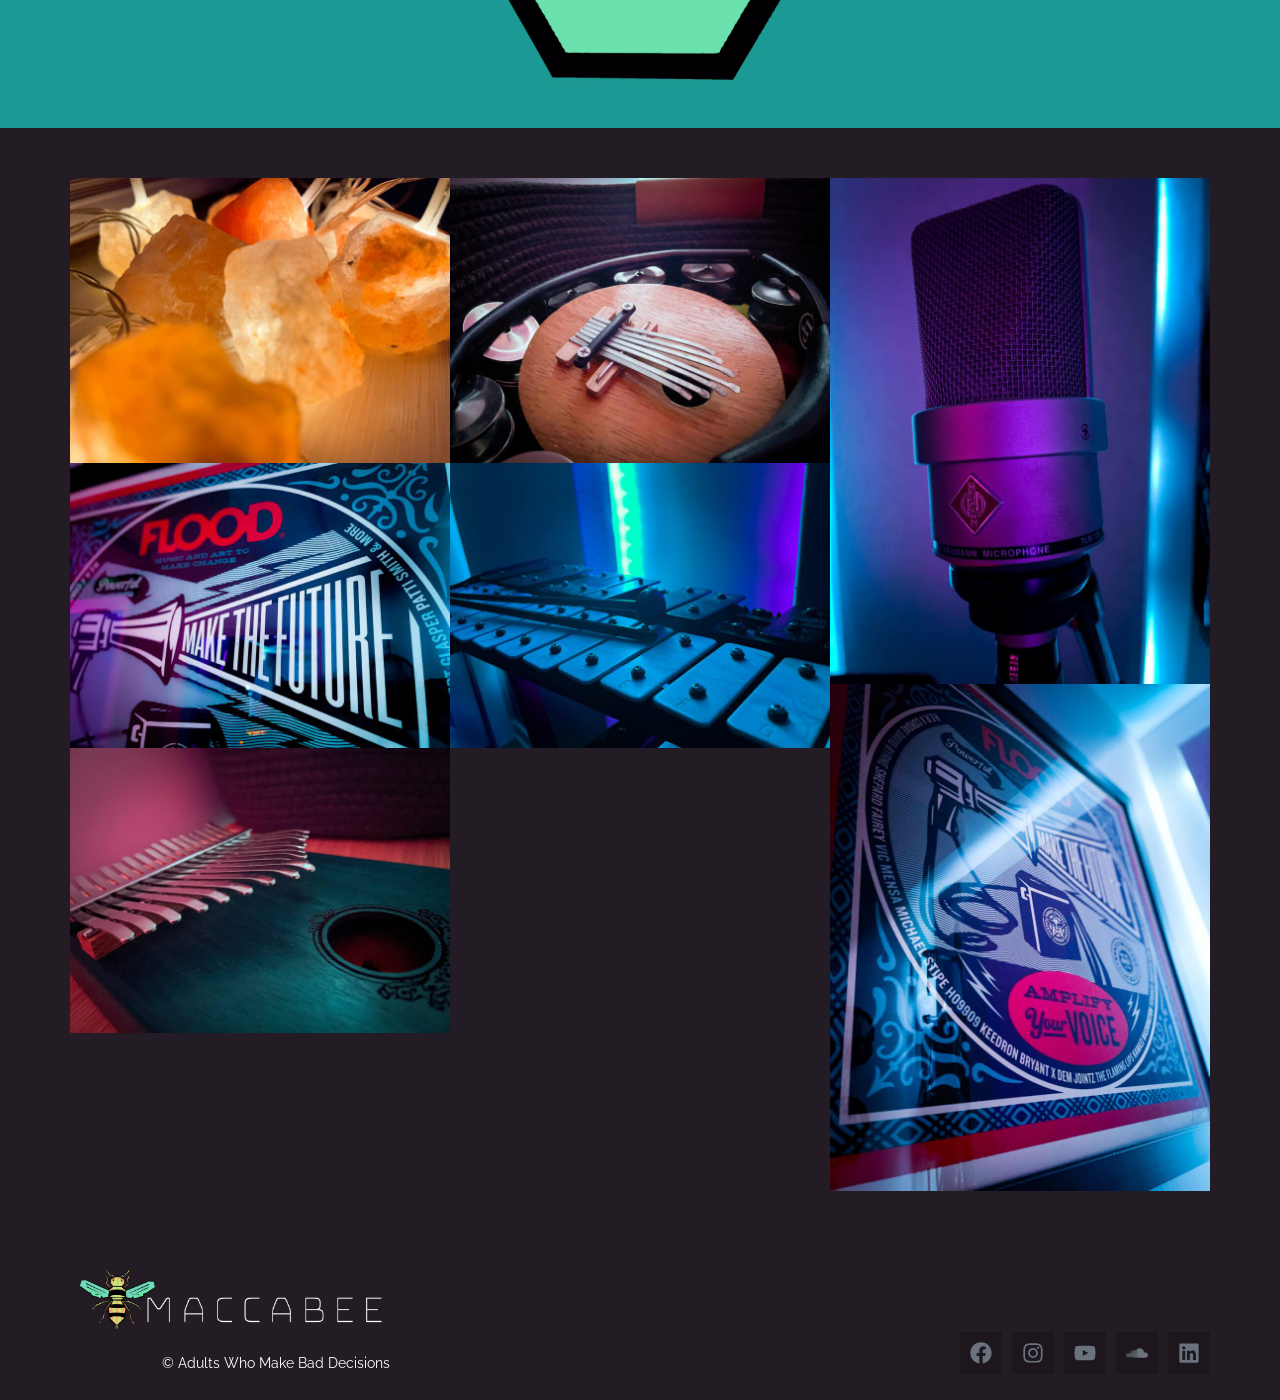
<file: the-comb/index.html>
<!DOCTYPE html>
<html lang="en">
<head>
  <meta charset="utf-8">
  <meta name="viewport" content="width=device-width, initial-scale=1">
  <title>The Comb – Maccabee</title>
  <link rel="icon" href="/images/favicon.png" type="image/png">
  <link rel="apple-touch-icon" href="/images/favicon.png">
  <link rel="preconnect" href="https://fonts.googleapis.com">
  <link rel="preconnect" href="https://fonts.gstatic.com" crossorigin>
  <link href="https://fonts.googleapis.com/css2?family=Bungee+Hairline&amp;family=Bungee+Outline&amp;family=Raleway:wght@400;600;700&amp;display=swap" rel="stylesheet">
  <link rel="stylesheet" href="/css/styles.css">
</head>
<body>
<header class="site-header">
  <a class="logo" href="/"><img src="/images/logo.png" alt="Maccabee Logo"></a>
  <button class="nav-toggle" type="button" aria-expanded="false" aria-controls="site-nav">
    <span class="sr-only">Menu</span>
    <svg class="icon-open" viewBox="0 0 1000 1000" aria-hidden="true"><path d="M104 333H896C929 333 958 304 958 271S929 208 896 208H104C71 208 42 237 42 271S71 333 104 333ZM104 583H896C929 583 958 554 958 521S929 458 896 458H104C71 458 42 487 42 521S71 583 104 583ZM104 833H896C929 833 958 804 958 771S929 708 896 708H104C71 708 42 737 42 771S71 833 104 833Z"/></svg><svg class="icon-close" viewBox="0 0 1000 1000" aria-hidden="true"><path d="M742 167L500 408 258 167C246 154 233 150 217 150 196 150 179 158 167 167 154 179 150 196 150 212 150 229 154 242 171 254L408 500 167 742C138 771 138 800 167 829 196 858 225 858 254 829L496 587 738 829C750 842 767 846 783 846 800 846 817 842 829 829 842 817 846 804 846 783 846 767 842 750 829 737L588 500 833 258C863 229 863 200 833 167 804 138 775 138 746 167z"/></svg>
  </button>
  <nav id="site-nav" class="site-nav" aria-label="Menu">
    <a href="/">Hive</a><a href="/maccabee/">Maccabee</a><a href="/the-colony/">The Colony</a><a href="/the-comb/" aria-current="page">The Comb</a><a href="/honey/">Honey</a><a href="/the-swarm/">The Swarm</a>
  </nav>
</header>

<main>
  <section class="hero">
    <h1>The Comb</h1>
    <p class="subhead">Tour PArts of the Hive</p>
  </section>
  <div class="triptych">
    <div class="tile-1" role="img" aria-label=""></div>
    <div class="tile-2" role="img" aria-label=""></div>
    <div class="tile-3" role="img" aria-label=""></div>
  </div>
  <section class="hex-banner"><h2>The Hub</h2></section>
  <div class="gallery-wrap"><div class="gallery"><a href="/images/gallery/IMG_3407-768x576.jpg" data-lightbox data-alt=""><img src="/images/gallery/IMG_3407-768x576.jpg" alt=""></a><a href="/images/gallery/IMG_3374-768x576.jpg" data-lightbox data-alt=""><img src="/images/gallery/IMG_3374-768x576.jpg" alt=""></a><a href="/images/gallery/IMG_3334_jpg-768x1024.jpg" data-lightbox data-alt=""><img src="/images/gallery/IMG_3334_jpg-768x1024.jpg" alt=""></a><a href="/images/gallery/IMG_3381_jpg-1-768x576.jpg" data-lightbox data-alt=""><img src="/images/gallery/IMG_3381_jpg-1-768x576.jpg" alt=""></a><a href="/images/gallery/IMG_3408-768x1024.jpg" data-lightbox data-alt=""><img src="/images/gallery/IMG_3408-768x1024.jpg" alt=""></a><a href="/images/gallery/IMG_3372-768x576.jpg" data-lightbox data-alt=""><img src="/images/gallery/IMG_3372-768x576.jpg" alt=""></a><a href="/images/gallery/IMG_3319_jpg-768x576.jpg" data-lightbox data-alt=""><img src="/images/gallery/IMG_3319_jpg-768x576.jpg" alt=""></a><a href="/images/gallery/IMG_3404-768x576.jpg" data-lightbox data-alt=""><img src="/images/gallery/IMG_3404-768x576.jpg" alt=""></a><a href="/images/gallery/IMG_3337-768x576.jpg" data-lightbox data-alt=""><img src="/images/gallery/IMG_3337-768x576.jpg" alt=""></a><a href="/images/gallery/IMG_3373-768x576.jpg" data-lightbox data-alt=""><img src="/images/gallery/IMG_3373-768x576.jpg" alt=""></a><a href="/images/gallery/IMG_3385-768x576.jpg" data-lightbox data-alt=""><img src="/images/gallery/IMG_3385-768x576.jpg" alt=""></a><a href="/images/gallery/IMG_3367-768x576.jpg" data-lightbox data-alt=""><img src="/images/gallery/IMG_3367-768x576.jpg" alt=""></a></div></div>
  <section class="hex-banner"><h2>The<br>Space</h2></section>
  <div class="gallery-wrap"><div class="gallery"><a href="/images/gallery/IMG_3318-768x576.jpg" data-lightbox data-alt=""><img src="/images/gallery/IMG_3318-768x576.jpg" alt=""></a><a href="/images/gallery/IMG_3371-768x576.jpg" data-lightbox data-alt=""><img src="/images/gallery/IMG_3371-768x576.jpg" alt=""></a><a href="/images/gallery/IMG_3326_jpg-768x576.jpg" data-lightbox data-alt=""><img src="/images/gallery/IMG_3326_jpg-768x576.jpg" alt=""></a><a href="/images/gallery/IMG_3344-768x576.jpg" data-lightbox data-alt=""><img src="/images/gallery/IMG_3344-768x576.jpg" alt=""></a><a href="/images/gallery/IMG_3336_jpg-1-768x576.jpg" data-lightbox data-alt=""><img src="/images/gallery/IMG_3336_jpg-1-768x576.jpg" alt=""></a><a href="/images/gallery/IMG_3335_jpg-768x1024.jpg" data-lightbox data-alt=""><img src="/images/gallery/IMG_3335_jpg-768x1024.jpg" alt=""></a><a href="/images/gallery/IMG_3327-768x576.jpg" data-lightbox data-alt=""><img src="/images/gallery/IMG_3327-768x576.jpg" alt=""></a><a href="/images/gallery/IMG_3356-768x576.jpg" data-lightbox data-alt=""><img src="/images/gallery/IMG_3356-768x576.jpg" alt=""></a><a href="/images/gallery/IMG_3345-768x576.jpg" data-lightbox data-alt=""><img src="/images/gallery/IMG_3345-768x576.jpg" alt=""></a><a href="/images/gallery/IMG_3315_jpg-768x576.jpg" data-lightbox data-alt=""><img src="/images/gallery/IMG_3315_jpg-768x576.jpg" alt=""></a></div></div>
  <section class="hex-banner"><h2>The<br>Comb</h2></section>
  <div class="gallery-wrap"><div class="gallery"><a href="/images/gallery/IMG_3340-768x576.jpg" data-lightbox data-alt=""><img src="/images/gallery/IMG_3340-768x576.jpg" alt=""></a><a href="/images/gallery/IMG_3343_jpg-768x576.jpg" data-lightbox data-alt=""><img src="/images/gallery/IMG_3343_jpg-768x576.jpg" alt=""></a><a href="/images/gallery/IMG_3344-768x576.jpg" data-lightbox data-alt=""><img src="/images/gallery/IMG_3344-768x576.jpg" alt=""></a><a href="/images/gallery/IMG_3345-768x576.jpg" data-lightbox data-alt=""><img src="/images/gallery/IMG_3345-768x576.jpg" alt=""></a><a href="/images/gallery/IMG_3327-768x576.jpg" data-lightbox data-alt=""><img src="/images/gallery/IMG_3327-768x576.jpg" alt=""></a><a href="/images/gallery/IMG_3409-768x1024.jpg" data-lightbox data-alt=""><img src="/images/gallery/IMG_3409-768x1024.jpg" alt=""></a><a href="/images/gallery/IMG_3341_jpg-768x1024.jpg" data-lightbox data-alt=""><img src="/images/gallery/IMG_3341_jpg-768x1024.jpg" alt=""></a></div></div>
</main>

<footer class="site-footer">
  <div class="footer-brand">
    <a href="/"><img src="/images/logo.png" alt="Maccabee Logo"></a>
    <p class="footer-copy">© Adults Who Make Bad Decisions</p>
  </div>
  
<ul class="social">
  <li><a href="https://www.facebook.com/maccabeedamc?ref=hl" target="_blank" rel="noopener noreferrer"><span class="sr-only">Facebook</span><svg viewBox="0 0 512 512" aria-hidden="true"><path d="M504 256C504 119 393 8 256 8S8 119 8 256c0 123.78 90.69 226.38 209.25 245V327.69h-63V256h63v-54.64c0-62.15 37-96.48 93.67-96.48 27.14 0 55.52 4.84 55.52 4.84v61h-31.28c-30.8 0-40.41 19.12-40.41 38.73V256h68.78l-11 71.69h-57.78V501C413.31 482.38 504 379.78 504 256z"/></svg></a></li>
  <li><a href="https://www.instagram.com/maccabeedamc/" target="_blank" rel="noopener noreferrer"><span class="sr-only">Instagram</span><svg viewBox="0 0 448 512" aria-hidden="true"><path d="M224.1 141c-63.6 0-114.9 51.3-114.9 114.9s51.3 114.9 114.9 114.9S339 319.5 339 255.9 287.7 141 224.1 141zm0 189.6c-41.1 0-74.7-33.5-74.7-74.7s33.5-74.7 74.7-74.7 74.7 33.5 74.7 74.7-33.6 74.7-74.7 74.7zm146.4-194.3c0 14.9-12 26.8-26.8 26.8-14.9 0-26.8-12-26.8-26.8s12-26.8 26.8-26.8 26.8 12 26.8 26.8zm76.1 27.2c-1.7-35.9-9.9-67.7-36.2-93.9-26.2-26.2-58-34.4-93.9-36.2-37-2.1-147.9-2.1-184.9 0-35.8 1.7-67.6 9.9-93.9 36.1s-34.4 58-36.2 93.9c-2.1 37-2.1 147.9 0 184.9 1.7 35.9 9.9 67.7 36.2 93.9s58 34.4 93.9 36.2c37 2.1 147.9 2.1 184.9 0 35.9-1.7 67.7-9.9 93.9-36.2 26.2-26.2 34.4-58 36.2-93.9 2.1-37 2.1-147.8 0-184.8zM398.8 388c-7.8 19.6-22.9 34.7-42.6 42.6-29.5 11.7-99.5 9-132.1 9s-102.7 2.6-132.1-9c-19.6-7.8-34.7-22.9-42.6-42.6-11.7-29.5-9-99.5-9-132.1s-2.6-102.7 9-132.1c7.8-19.6 22.9-34.7 42.6-42.6 29.5-11.7 99.5-9 132.1-9s102.7-2.6 132.1 9c19.6 7.8 34.7 22.9 42.6 42.6 11.7 29.5 9 99.5 9 132.1s2.7 102.7-9 132.1z"/></svg></a></li>
  <li><a href="https://www.youtube.com/channel/UCxS5Na34QGWhi9D4TFDWIMw" target="_blank" rel="noopener noreferrer"><span class="sr-only">Youtube</span><svg viewBox="0 0 576 512" aria-hidden="true"><path d="M549.655 124.083c-6.281-23.65-24.787-42.276-48.284-48.597C458.781 64 288 64 288 64S117.22 64 74.629 75.486c-23.497 6.322-42.003 24.947-48.284 48.597-11.412 42.867-11.412 132.305-11.412 132.305s0 89.438 11.412 132.305c6.281 23.65 24.787 41.5 48.284 47.821C117.22 448 288 448 288 448s170.78 0 213.371-11.486c23.497-6.321 42.003-24.171 48.284-47.821 11.412-42.867 11.412-132.305 11.412-132.305s0-89.438-11.412-132.305zm-317.51 213.508V175.185l142.739 81.205-142.739 81.201z"/></svg></a></li>
  <li><a href="https://soundcloud.com/843maccabee" target="_blank" rel="noopener noreferrer"><span class="sr-only">Soundcloud</span><svg viewBox="0 0 640 512" aria-hidden="true"><path d="M111 256l6 65-6 68c0 3-2 4-4 4s-4-2-4-4l-6-68 6-65c0-2 2-4 4-4s4 2 4 4zm21-46c-3 0-5 2-5 5l-5 106 5 68c0 3 2 5 5 5s5-2 5-5l6-68-6-106c0-3-2-5-5-5zm26-24c-3 0-5 2-6 5l-4 130 4 68c0 3 3 5 6 5s5-2 5-5l5-68-5-130c0-3-2-5-5-5zM7 283c-1 0-2 1-3 3l-4 35 5 35c0 1 1 3 3 3s2-1 2-3l6-35-6-36c0-1-1-2-3-2zm24-22c-1 0-3 1-3 3l-6 57 6 56c0 2 1 3 3 3s2-1 3-3l7-56-7-58c0-1-2-2-3-2zm25-11c-2 0-3 1-3 3l-5 69 6 66c0 2 2 3 3 3s3-1 3-3l7-66-7-68c0-2-1-3-3-3zm25-2c-2 0-4 1-4 4l-6 70 6 68c0 2 2 4 4 4s4-1 4-4l6-68-6-70c0-2-2-4-4-4zm241-111c-1-1-3-1-4-1-2 0-4 1-6 2-2 2-3 4-3 7v1l-3 177 2 32 2 32c0 5 4 9 9 9s9-4 9-9l4-64-4-178c0-3-2-6-5-7zm-27 15c-1-1-3-1-4-1s-3 1-4 1c-2 1-4 4-4 7l-3 163 3 66c0 2 1 3 2 5 2 2 4 3 6 3 2 0 4-1 6-3 2-1 2-3 2-6l1-7 3-59-3-163c0-3-2-5-4-7zm-111 23c-3 0-6 3-6 6l-4 141 4 67c0 3 3 6 6 6 3 0 6-3 6-6l5-67-5-141c0-3-3-6-6-6zm377 63c-11 0-21 2-31 6-6-71-66-126-138-126-18 0-35 3-50 9-6 2-8 4-8 9v250c0 5 4 9 9 9h218c43 0 79-35 79-78 0-44-35-79-79-79zm-297-60c-4 0-8 3-8 8l-3 137 3 66c0 4 4 7 8 7s8-3 8-8l4-66-4-137c0-4-3-7-8-7zm-54-8c-3 0-6 3-6 7l-4 145 4 67c0 4 3 6 6 6s6-3 7-6l4-67-4-145c0-4-3-7-7-7zm27 3c-4 0-7 3-7 7l-4 142 4 66c0 4 3 7 7 7s7-3 7-7l4-66-4-142c0-4-3-7-7-7z"/></svg></a></li>
  <li><a href="https://www.linkedin.com/in/matt-drozd-2a5859b7" target="_blank" rel="noopener noreferrer"><span class="sr-only">Linkedin</span><svg viewBox="0 0 448 512" aria-hidden="true"><path d="M416 32H31.9C14.3 32 0 46.5 0 64.3v383.4C0 465.5 14.3 480 31.9 480H416c17.6 0 32-14.5 32-32.3V64.3c0-17.8-14.4-32.3-32-32.3zM135.4 416H69V202.2h66.5V416zm-33.2-243c-21.3 0-38.5-17.3-38.5-38.5S80.9 96 102.2 96c21.2 0 38.5 17.3 38.5 38.5 0 21.3-17.2 38.5-38.5 38.5zm282.1 243h-66.4V312c0-24.8-.5-56.7-34.5-56.7-34.6 0-39.9 27-39.9 54.9V416h-66.4V202.2h63.7v29.2h.9c8.9-16.8 30.6-34.5 62.9-34.5 67.2 0 79.7 44.3 79.7 101.9V416z"/></svg></a></li>
</ul>

</footer>
<div class="lightbox" hidden>
  <button class="lightbox-close" type="button">Close</button>
  <img alt="">
</div>
<script src="/js/site.js"></script>
</body>
</html>
</file>
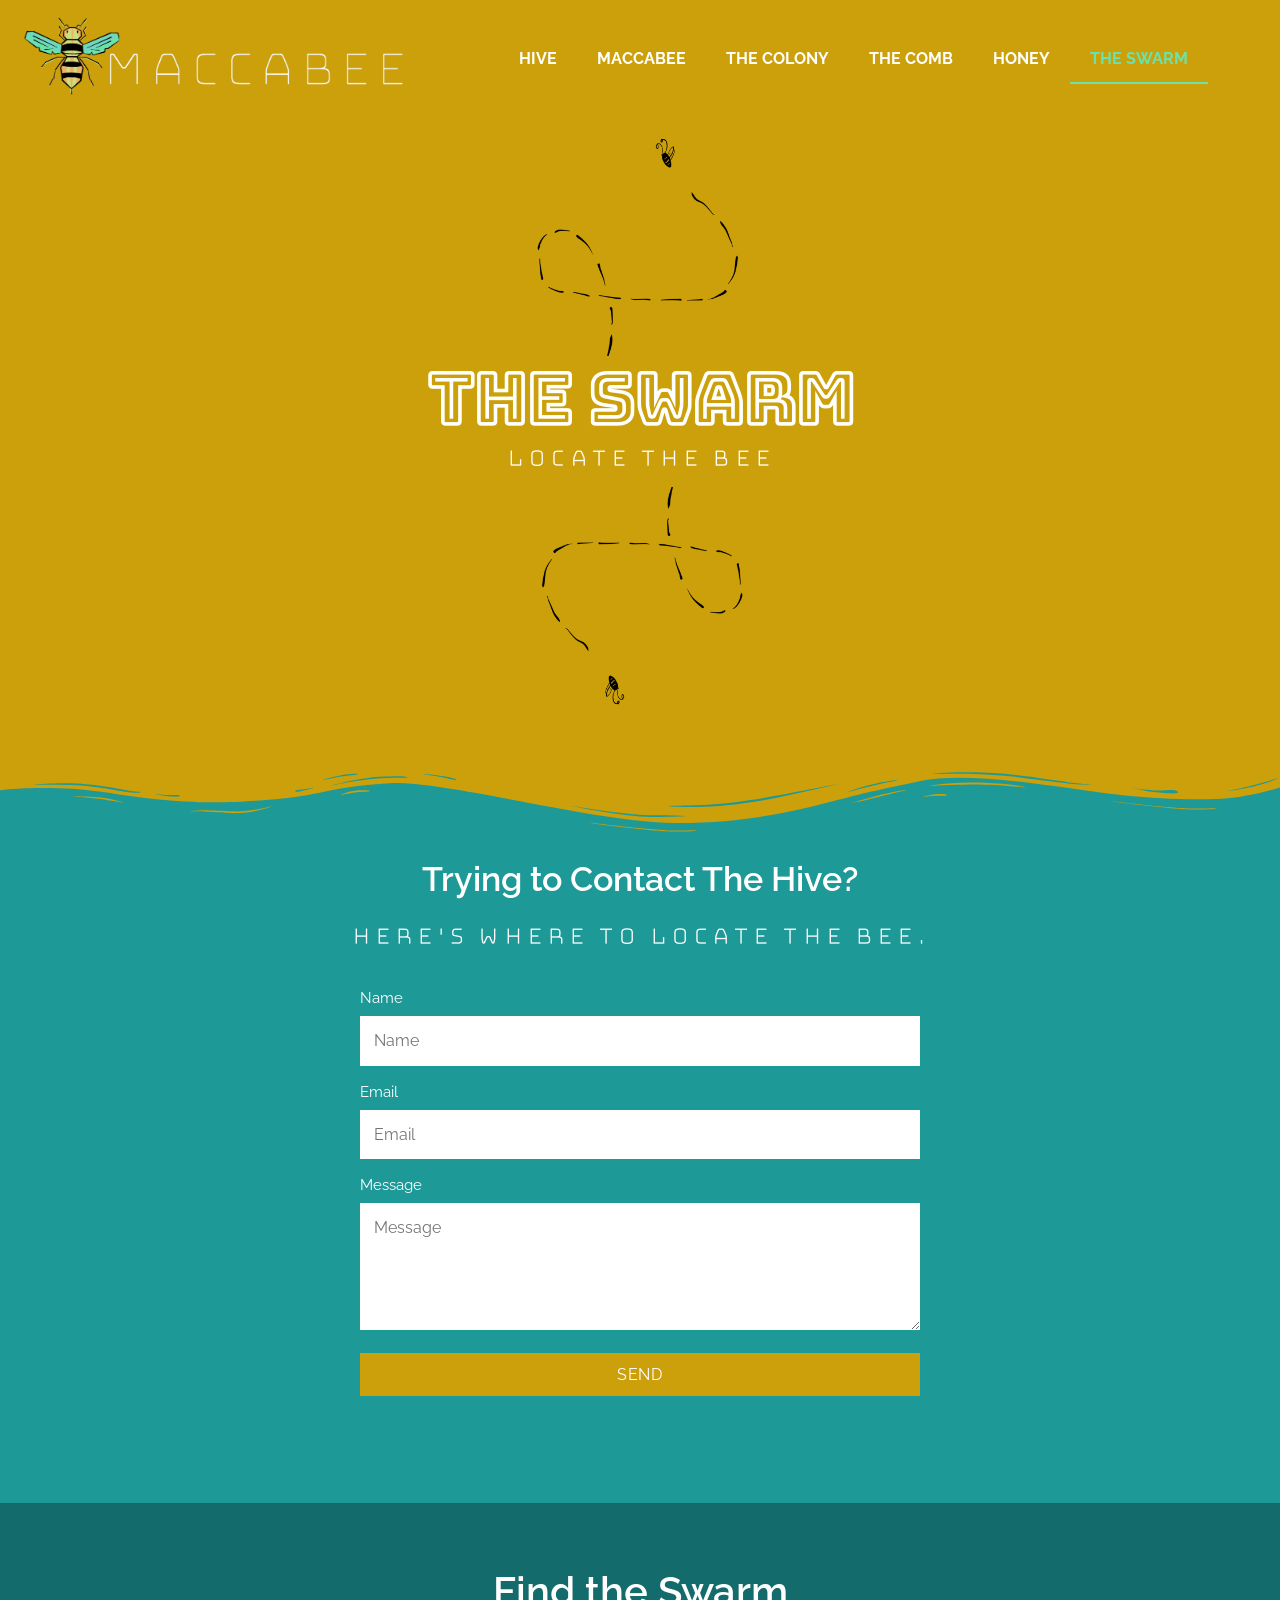
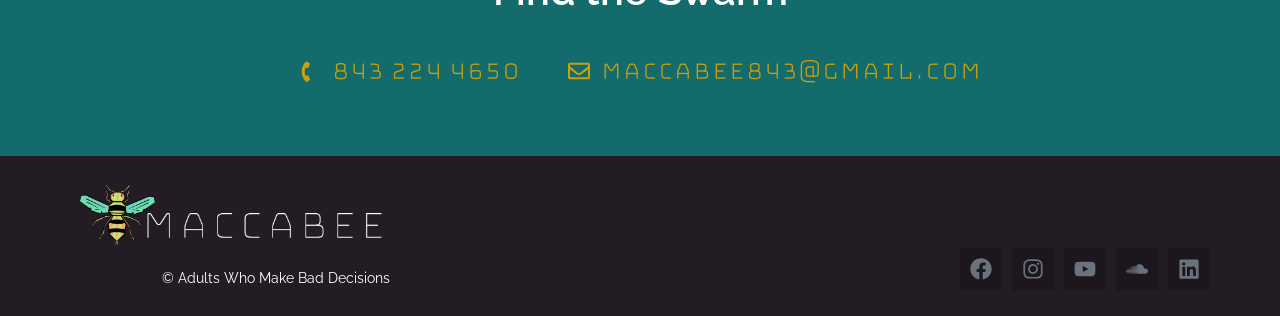
<file: the-swarm/index.html>
<!DOCTYPE html>
<html lang="en">
<head>
  <meta charset="utf-8">
  <meta name="viewport" content="width=device-width, initial-scale=1">
  <title>The Swarm – Maccabee</title>
  <link rel="icon" href="/images/favicon.png" type="image/png">
  <link rel="apple-touch-icon" href="/images/favicon.png">
  <link rel="preconnect" href="https://fonts.googleapis.com">
  <link rel="preconnect" href="https://fonts.gstatic.com" crossorigin>
  <link href="https://fonts.googleapis.com/css2?family=Bungee+Hairline&amp;family=Bungee+Outline&amp;family=Raleway:wght@400;600;700&amp;display=swap" rel="stylesheet">
  <link rel="stylesheet" href="/css/styles.css">
</head>
<body>
<header class="site-header">
  <a class="logo" href="/"><img src="/images/logo.png" alt="Maccabee Logo"></a>
  <button class="nav-toggle" type="button" aria-expanded="false" aria-controls="site-nav">
    <span class="sr-only">Menu</span>
    <svg class="icon-open" viewBox="0 0 1000 1000" aria-hidden="true"><path d="M104 333H896C929 333 958 304 958 271S929 208 896 208H104C71 208 42 237 42 271S71 333 104 333ZM104 583H896C929 583 958 554 958 521S929 458 896 458H104C71 458 42 487 42 521S71 583 104 583ZM104 833H896C929 833 958 804 958 771S929 708 896 708H104C71 708 42 737 42 771S71 833 104 833Z"/></svg><svg class="icon-close" viewBox="0 0 1000 1000" aria-hidden="true"><path d="M742 167L500 408 258 167C246 154 233 150 217 150 196 150 179 158 167 167 154 179 150 196 150 212 150 229 154 242 171 254L408 500 167 742C138 771 138 800 167 829 196 858 225 858 254 829L496 587 738 829C750 842 767 846 783 846 800 846 817 842 829 829 842 817 846 804 846 783 846 767 842 750 829 737L588 500 833 258C863 229 863 200 833 167 804 138 775 138 746 167z"/></svg>
  </button>
  <nav id="site-nav" class="site-nav" aria-label="Menu">
    <a href="/">Hive</a><a href="/maccabee/">Maccabee</a><a href="/the-colony/">The Colony</a><a href="/the-comb/">The Comb</a><a href="/honey/">Honey</a><a href="/the-swarm/" aria-current="page">The Swarm</a>
  </nav>
</header>

<main>
  <section class="hero">
    <img class="swarm-art" src="/images/swarm-top.png" alt="Swarm Top Maccabee">
    <h1>The Swarm</h1>
    <p class="subhead">Locate the Bee</p>
    <img class="swarm-art" src="/images/swarm-bottom.png" alt="Swarm bottom Maccabee">
  </section>
  <div class="wave" aria-hidden="true"><svg viewBox="0 0 283.5 27.8" preserveAspectRatio="none"><path fill="currentColor" d="M283.5,9.7c0,0-7.3,4.3-14,4.6c-6.8,0.3-12.6,0-20.9-1.5c-11.3-2-33.1-10.1-44.7-5.7	s-12.1,4.6-18,7.4c-6.6,3.2-20,9.6-36.6,9.3C131.6,23.5,99.5,7.2,86.3,8c-1.4,0.1-6.6,0.8-10.5,2c-3.8,1.2-9.4,3.8-17,4.7	c-3.2,0.4-8.3,1.1-14.2,0.9c-1.5-0.1-6.3-0.4-12-1.6c-5.7-1.2-11-3.1-15.8-3.7C6.5,9.2,0,10.8,0,10.8V0h283.5V9.7z M260.8,11.3	c-0.7-1-2-0.4-4.3-0.4c-2.3,0-6.1-1.2-5.8-1.1c0.3,0.1,3.1,1.5,6,1.9C259.7,12.2,261.4,12.3,260.8,11.3z M242.4,8.6	c0,0-2.4-0.2-5.6-0.9c-3.2-0.8-10.3-2.8-15.1-3.5c-8.2-1.1-15.8,0-15.1,0.1c0.8,0.1,9.6-0.6,17.6,1.1c3.3,0.7,9.3,2.2,12.4,2.7	C239.9,8.7,242.4,8.6,242.4,8.6z M185.2,8.5c1.7-0.7-13.3,4.7-18.5,6.1c-2.1,0.6-6.2,1.6-10,2c-3.9,0.4-8.9,0.4-8.8,0.5	c0,0.2,5.8,0.8,11.2,0c5.4-0.8,5.2-1.1,7.6-1.6C170.5,14.7,183.5,9.2,185.2,8.5z M199.1,6.9c0.2,0-0.8-0.4-4.8,1.1	c-4,1.5-6.7,3.5-6.9,3.7c-0.2,0.1,3.5-1.8,6.6-3C197,7.5,199,6.9,199.1,6.9z M283,6c-0.1,0.1-1.9,1.1-4.8,2.5s-6.9,2.8-6.7,2.7	c0.2,0,3.5-0.6,7.4-2.5C282.8,6.8,283.1,5.9,283,6z M31.3,11.6c0.1-0.2-1.9-0.2-4.5-1.2s-5.4-1.6-7.8-2C15,7.6,7.3,8.5,7.7,8.6	C8,8.7,15.9,8.3,20.2,9.3c2.2,0.5,2.4,0.5,5.7,1.6S31.2,11.9,31.3,11.6z M73,9.2c0.4-0.1,3.5-1.6,8.4-2.6c4.9-1.1,8.9-0.5,8.9-0.8	c0-0.3-1-0.9-6.2-0.3S72.6,9.3,73,9.2z M71.6,6.7C71.8,6.8,75,5.4,77.3,5c2.3-0.3,1.9-0.5,1.9-0.6c0-0.1-1.1-0.2-2.7,0.2	C74.8,5.1,71.4,6.6,71.6,6.7z M93.6,4.4c0.1,0.2,3.5,0.8,5.6,1.8c2.1,1,1.8,0.6,1.9,0.5c0.1-0.1-0.8-0.8-2.4-1.3	C97.1,4.8,93.5,4.2,93.6,4.4z M65.4,11.1c-0.1,0.3,0.3,0.5,1.9-0.2s2.6-1.3,2.2-1.2s-0.9,0.4-2.5,0.8C65.3,10.9,65.5,10.8,65.4,11.1	z M34.5,12.4c-0.2,0,2.1,0.8,3.3,0.9c1.2,0.1,2,0.1,2-0.2c0-0.3-0.1-0.5-1.6-0.4C36.6,12.8,34.7,12.4,34.5,12.4z M152.2,21.1	c-0.1,0.1-2.4-0.3-7.5-0.3c-5,0-13.6-2.4-17.2-3.5c-3.6-1.1,10,3.9,16.5,4.1C150.5,21.6,152.3,21,152.2,21.1z"/><path fill="currentColor" d="M269.6,18c-0.1-0.1-4.6,0.3-7.2,0c-7.3-0.7-17-3.2-16.6-2.9c0.4,0.3,13.7,3.1,17,3.3	C267.7,18.8,269.7,18,269.6,18z"/><path fill="currentColor" d="M227.4,9.8c-0.2-0.1-4.5-1-9.5-1.2c-5-0.2-12.7,0.6-12.3,0.5c0.3-0.1,5.9-1.8,13.3-1.2	S227.6,9.9,227.4,9.8z"/><path fill="currentColor" d="M204.5,13.4c-0.1-0.1,2-1,3.2-1.1c1.2-0.1,2,0,2,0.3c0,0.3-0.1,0.5-1.6,0.4	C206.4,12.9,204.6,13.5,204.5,13.4z"/><path fill="currentColor" d="M201,10.6c0-0.1-4.4,1.2-6.3,2.2c-1.9,0.9-6.2,3.1-6.1,3.1c0.1,0.1,4.2-1.6,6.3-2.6	S201,10.7,201,10.6z"/><path fill="currentColor" d="M154.5,26.7c-0.1-0.1-4.6,0.3-7.2,0c-7.3-0.7-17-3.2-16.6-2.9c0.4,0.3,13.7,3.1,17,3.3	C152.6,27.5,154.6,26.8,154.5,26.7z"/><path fill="currentColor" d="M41.9,19.3c0,0,1.2-0.3,2.9-0.1c1.7,0.2,5.8,0.9,8.2,0.7c4.2-0.4,7.4-2.7,7-2.6	c-0.4,0-4.3,2.2-8.6,1.9c-1.8-0.1-5.1-0.5-6.7-0.4S41.9,19.3,41.9,19.3z"/><path fill="currentColor" d="M75.5,12.6c0.2,0.1,2-0.8,4.3-1.1c2.3-0.2,2.1-0.3,2.1-0.5c0-0.1-1.8-0.4-3.4,0	C76.9,11.5,75.3,12.5,75.5,12.6z"/><path fill="currentColor" d="M15.6,13.2c0-0.1,4.3,0,6.7,0.5c2.4,0.5,5,1.9,5,2c0,0.1-2.7-0.8-5.1-1.4	C19.9,13.7,15.7,13.3,15.6,13.2z"/></svg></div>
  <section class="form-section band-teal">
    <h2>Trying to Contact The Hive?</h2>
    <p class="subhead">Here's where to locate the bee.</p>
    <form class="hive-form" method="post" name="New Form" aria-label="New Form" action="https://btuxlscv.elementor.cloud/wp-admin/admin-ajax.php">
      <input type="hidden" name="post_id" value="235">
      <input type="hidden" name="form_id" value="461f1c8">
      <input type="hidden" name="referer_title" value="The Swarm">
      <input type="hidden" name="queried_id" value="235">
      <input type="hidden" name="action" value="elementor_pro_forms_send_form">
      <label for="form-field-name">Name</label>
      <input size="1" type="text" name="form_fields[name]" id="form-field-name" placeholder="Name">
      <label for="form-field-email">Email</label>
      <input size="1" type="email" name="form_fields[email]" id="form-field-email" placeholder="Email" required>
      <label for="form-field-message">Message</label>
      <textarea name="form_fields[message]" id="form-field-message" rows="4" placeholder="Message"></textarea>
      <div class="hp">
        <input size="1" type="text" name="form_fields[field_website]" id="form-field-field_website" tabindex="-1" autocomplete="off">
      </div>
      <button class="btn" type="submit">Send</button>
      <p class="form-status" role="status"></p>
    </form>
  </section>
  <section class="find-swarm band-deep">
    <h2>Find the Swarm</h2>
    <ul class="contact-line">
      <li><a href="tel:8432244650"><svg viewBox="0 0 384 512" aria-hidden="true"><path d="M97.333 506.966c-129.874-129.874-129.681-340.252 0-469.933 5.698-5.698 14.527-6.632 21.263-2.422l64.817 40.513a17.187 17.187 0 0 1 6.849 20.958l-32.408 81.021a17.188 17.188 0 0 1-17.669 10.719l-55.81-5.58c-21.051 58.261-20.612 122.471 0 179.515l55.811-5.581a17.188 17.188 0 0 1 17.669 10.719l32.408 81.022a17.188 17.188 0 0 1-6.849 20.958l-64.817 40.513a17.19 17.19 0 0 1-21.264-2.422z"/></svg><span>843 224 4650</span></a></li>
      <li><a href="mailto:maccabee843@gmail.com"><svg viewBox="0 0 512 512" aria-hidden="true"><path d="M464 64H48C21.49 64 0 85.49 0 112v288c0 26.51 21.49 48 48 48h416c26.51 0 48-21.49 48-48V112c0-26.51-21.49-48-48-48zm0 48v40.805c-22.422 18.259-58.168 46.651-134.587 106.49-16.841 13.247-50.201 45.072-73.413 44.701-23.208.375-56.579-31.459-73.413-44.701C106.18 199.465 70.425 171.067 48 152.805V112h416zM48 400V214.398c22.914 18.251 55.409 43.862 104.938 82.646 21.857 17.205 60.134 55.186 103.062 54.955 42.717.231 80.509-37.199 103.053-54.947 49.528-38.783 82.032-64.401 104.947-82.653V400H48z"/></svg><span>maccabee843@gmail.com</span></a></li>
    </ul>
  </section>
</main>

<footer class="site-footer">
  <div class="footer-brand">
    <a href="/"><img src="/images/logo.png" alt="Maccabee Logo"></a>
    <p class="footer-copy">© Adults Who Make Bad Decisions</p>
  </div>
  
<ul class="social">
  <li><a href="https://www.facebook.com/maccabeedamc?ref=hl" target="_blank" rel="noopener noreferrer"><span class="sr-only">Facebook</span><svg viewBox="0 0 512 512" aria-hidden="true"><path d="M504 256C504 119 393 8 256 8S8 119 8 256c0 123.78 90.69 226.38 209.25 245V327.69h-63V256h63v-54.64c0-62.15 37-96.48 93.67-96.48 27.14 0 55.52 4.84 55.52 4.84v61h-31.28c-30.8 0-40.41 19.12-40.41 38.73V256h68.78l-11 71.69h-57.78V501C413.31 482.38 504 379.78 504 256z"/></svg></a></li>
  <li><a href="https://www.instagram.com/maccabeedamc/" target="_blank" rel="noopener noreferrer"><span class="sr-only">Instagram</span><svg viewBox="0 0 448 512" aria-hidden="true"><path d="M224.1 141c-63.6 0-114.9 51.3-114.9 114.9s51.3 114.9 114.9 114.9S339 319.5 339 255.9 287.7 141 224.1 141zm0 189.6c-41.1 0-74.7-33.5-74.7-74.7s33.5-74.7 74.7-74.7 74.7 33.5 74.7 74.7-33.6 74.7-74.7 74.7zm146.4-194.3c0 14.9-12 26.8-26.8 26.8-14.9 0-26.8-12-26.8-26.8s12-26.8 26.8-26.8 26.8 12 26.8 26.8zm76.1 27.2c-1.7-35.9-9.9-67.7-36.2-93.9-26.2-26.2-58-34.4-93.9-36.2-37-2.1-147.9-2.1-184.9 0-35.8 1.7-67.6 9.9-93.9 36.1s-34.4 58-36.2 93.9c-2.1 37-2.1 147.9 0 184.9 1.7 35.9 9.9 67.7 36.2 93.9s58 34.4 93.9 36.2c37 2.1 147.9 2.1 184.9 0 35.9-1.7 67.7-9.9 93.9-36.2 26.2-26.2 34.4-58 36.2-93.9 2.1-37 2.1-147.8 0-184.8zM398.8 388c-7.8 19.6-22.9 34.7-42.6 42.6-29.5 11.7-99.5 9-132.1 9s-102.7 2.6-132.1-9c-19.6-7.8-34.7-22.9-42.6-42.6-11.7-29.5-9-99.5-9-132.1s-2.6-102.7 9-132.1c7.8-19.6 22.9-34.7 42.6-42.6 29.5-11.7 99.5-9 132.1-9s102.7-2.6 132.1 9c19.6 7.8 34.7 22.9 42.6 42.6 11.7 29.5 9 99.5 9 132.1s2.7 102.7-9 132.1z"/></svg></a></li>
  <li><a href="https://www.youtube.com/channel/UCxS5Na34QGWhi9D4TFDWIMw" target="_blank" rel="noopener noreferrer"><span class="sr-only">Youtube</span><svg viewBox="0 0 576 512" aria-hidden="true"><path d="M549.655 124.083c-6.281-23.65-24.787-42.276-48.284-48.597C458.781 64 288 64 288 64S117.22 64 74.629 75.486c-23.497 6.322-42.003 24.947-48.284 48.597-11.412 42.867-11.412 132.305-11.412 132.305s0 89.438 11.412 132.305c6.281 23.65 24.787 41.5 48.284 47.821C117.22 448 288 448 288 448s170.78 0 213.371-11.486c23.497-6.321 42.003-24.171 48.284-47.821 11.412-42.867 11.412-132.305 11.412-132.305s0-89.438-11.412-132.305zm-317.51 213.508V175.185l142.739 81.205-142.739 81.201z"/></svg></a></li>
  <li><a href="https://soundcloud.com/843maccabee" target="_blank" rel="noopener noreferrer"><span class="sr-only">Soundcloud</span><svg viewBox="0 0 640 512" aria-hidden="true"><path d="M111 256l6 65-6 68c0 3-2 4-4 4s-4-2-4-4l-6-68 6-65c0-2 2-4 4-4s4 2 4 4zm21-46c-3 0-5 2-5 5l-5 106 5 68c0 3 2 5 5 5s5-2 5-5l6-68-6-106c0-3-2-5-5-5zm26-24c-3 0-5 2-6 5l-4 130 4 68c0 3 3 5 6 5s5-2 5-5l5-68-5-130c0-3-2-5-5-5zM7 283c-1 0-2 1-3 3l-4 35 5 35c0 1 1 3 3 3s2-1 2-3l6-35-6-36c0-1-1-2-3-2zm24-22c-1 0-3 1-3 3l-6 57 6 56c0 2 1 3 3 3s2-1 3-3l7-56-7-58c0-1-2-2-3-2zm25-11c-2 0-3 1-3 3l-5 69 6 66c0 2 2 3 3 3s3-1 3-3l7-66-7-68c0-2-1-3-3-3zm25-2c-2 0-4 1-4 4l-6 70 6 68c0 2 2 4 4 4s4-1 4-4l6-68-6-70c0-2-2-4-4-4zm241-111c-1-1-3-1-4-1-2 0-4 1-6 2-2 2-3 4-3 7v1l-3 177 2 32 2 32c0 5 4 9 9 9s9-4 9-9l4-64-4-178c0-3-2-6-5-7zm-27 15c-1-1-3-1-4-1s-3 1-4 1c-2 1-4 4-4 7l-3 163 3 66c0 2 1 3 2 5 2 2 4 3 6 3 2 0 4-1 6-3 2-1 2-3 2-6l1-7 3-59-3-163c0-3-2-5-4-7zm-111 23c-3 0-6 3-6 6l-4 141 4 67c0 3 3 6 6 6 3 0 6-3 6-6l5-67-5-141c0-3-3-6-6-6zm377 63c-11 0-21 2-31 6-6-71-66-126-138-126-18 0-35 3-50 9-6 2-8 4-8 9v250c0 5 4 9 9 9h218c43 0 79-35 79-78 0-44-35-79-79-79zm-297-60c-4 0-8 3-8 8l-3 137 3 66c0 4 4 7 8 7s8-3 8-8l4-66-4-137c0-4-3-7-8-7zm-54-8c-3 0-6 3-6 7l-4 145 4 67c0 4 3 6 6 6s6-3 7-6l4-67-4-145c0-4-3-7-7-7zm27 3c-4 0-7 3-7 7l-4 142 4 66c0 4 3 7 7 7s7-3 7-7l4-66-4-142c0-4-3-7-7-7z"/></svg></a></li>
  <li><a href="https://www.linkedin.com/in/matt-drozd-2a5859b7" target="_blank" rel="noopener noreferrer"><span class="sr-only">Linkedin</span><svg viewBox="0 0 448 512" aria-hidden="true"><path d="M416 32H31.9C14.3 32 0 46.5 0 64.3v383.4C0 465.5 14.3 480 31.9 480H416c17.6 0 32-14.5 32-32.3V64.3c0-17.8-14.4-32.3-32-32.3zM135.4 416H69V202.2h66.5V416zm-33.2-243c-21.3 0-38.5-17.3-38.5-38.5S80.9 96 102.2 96c21.2 0 38.5 17.3 38.5 38.5 0 21.3-17.2 38.5-38.5 38.5zm282.1 243h-66.4V312c0-24.8-.5-56.7-34.5-56.7-34.6 0-39.9 27-39.9 54.9V416h-66.4V202.2h63.7v29.2h.9c8.9-16.8 30.6-34.5 62.9-34.5 67.2 0 79.7 44.3 79.7 101.9V416z"/></svg></a></li>
</ul>

</footer>
<div class="lightbox" hidden>
  <button class="lightbox-close" type="button">Close</button>
  <img alt="">
</div>
<script src="/js/site.js"></script>
</body>
</html>
</file>
<file: css/styles.css>
:root {
  --gold: #cca00a;
  --gold-hot: #ffd547;
  --mint: #6ae2ad;
  --teal: #1d9997;
  --ink: #241c24;
  --yellow: #ffd547;
  --ice: #c2e9fb;
  --blush: #d9aeb3;
  --deep: #136b6b;
  --orange: #ed784e;
  --sage: #5b9982;
  --leaf: #b9d49d;
  --navy: rgba(11, 47, 112, 0.88);
  --icon: #69727d;
  --icon-bg: #1d161d;
  --header: 112px;
  --max: 1140px;
  --gutter: max(20px, calc((100% - var(--max)) / 2));
  --font: "Raleway", sans-serif;
  --hair: "Bungee Hairline", sans-serif;
  --outline: "Bungee Outline", sans-serif;
}

* { box-sizing: border-box; }

html { scroll-behavior: smooth; }

body {
  margin: 0;
  background: var(--ink);
  color: #fff;
  font-family: var(--font);
  font-size: 16px;
  font-weight: 400;
  line-height: 1.6;
}

img { max-width: 100%; height: auto; }

a { color: inherit; }

.sr-only {
  position: absolute;
  width: 1px;
  height: 1px;
  padding: 0;
  margin: -1px;
  overflow: hidden;
  clip: rect(0, 0, 0, 0);
  border: 0;
}

.site-header {
  position: fixed;
  top: 0;
  left: 0;
  right: 0;
  z-index: 40;
  display: grid;
  grid-template-columns: 1fr 2fr;
  align-items: center;
  min-height: var(--header);
  padding: 0;
  background: transparent;
  transition: background-color 0.6s ease;
}

.site-header.is-stuck {
  background: rgba(0, 0, 0, 0.5);
}

.logo { padding: 10px; text-align: center; }

.logo img {
  display: inline-block;
  width: 400px;
  max-width: 100%;
  height: auto;
}

.nav-toggle {
  display: none;
  width: 46px;
  height: 46px;
  padding: 0;
  border: 0;
  background: transparent;
  color: #fff;
  cursor: pointer;
}

.nav-toggle svg { width: 28px; height: 28px; fill: currentColor; }
.nav-toggle .icon-close { display: none; }
.nav-toggle[aria-expanded="true"] .icon-open { display: none; }
.nav-toggle[aria-expanded="true"] .icon-close { display: block; }

.site-nav {
  display: flex;
  align-items: center;
  justify-content: center;
  gap: 0;
}

.site-nav a {
  color: #fff;
  font-family: var(--font);
  font-size: 16px;
  font-weight: 700;
  letter-spacing: 0;
  line-height: 20px;
  text-decoration: none;
  text-transform: uppercase;
  padding: 13px 20px;
  border-bottom: 2px solid transparent;
}

.site-nav a[aria-current="page"] {
  color: var(--mint);
  border-bottom-color: var(--mint);
}

.site-nav a:hover { color: var(--mint); }

.hero {
  min-height: 58vh;
  display: flex;
  flex-direction: column;
  align-items: center;
  justify-content: center;
  text-align: center;
  padding: calc(var(--header) + 24px) 20px 48px;
  background: var(--gold) center / cover no-repeat;
}

.hero-hive {
  min-height: 100vh;
  justify-content: flex-start;
  padding-top: 26vh;
  background-image: linear-gradient(rgba(0, 0, 0, 0.15), rgba(0, 0, 0, 0.2)), url("/images/hero.jpg");
}

.hero h1,
.display {
  margin: 0;
  font-family: var(--outline);
  font-weight: 600;
  font-size: clamp(42px, 6vw, 70px);
  line-height: 1.05;
  color: #fff;
}

.hero .eyebrow,
.subhead {
  margin: 0 0 8px;
  font-family: var(--hair);
  font-weight: 700;
  font-size: clamp(20px, 2.4vw, 26px);
  letter-spacing: 0.12em;
  text-transform: uppercase;
  color: #fff;
}

.hero h1.hair,
.hair-title {
  font-family: var(--hair);
  font-weight: 700;
  letter-spacing: 0.08em;
}

.lede {
  max-width: 720px;
  margin: 18px auto 0;
  font-family: var(--hair);
  font-size: clamp(16px, 2vw, 22px);
  font-weight: 700;
  letter-spacing: 0.08em;
  text-transform: uppercase;
  line-height: 1.45;
  color: #fff;
}

.btn {
  display: inline-flex;
  align-items: center;
  justify-content: center;
  gap: 8px;
  margin-top: 22px;
  padding: 12px 22px;
  background: var(--gold);
  color: #fff;
  font-family: var(--font);
  font-size: 16px;
  font-weight: 400;
  letter-spacing: 0.04em;
  text-decoration: none;
  text-transform: uppercase;
  border: 0;
  cursor: pointer;
}

.btn svg { width: 14px; height: 14px; fill: currentColor; }

.btn:hover { background: var(--gold-hot); color: var(--teal); }

.btn-teal { background: var(--teal); }
.btn-teal:hover { background: var(--mint); color: var(--ink); }

.btn-blue {
  background: var(--ice);
  color: var(--ink);
  font-family: var(--hair);
  font-size: 20px;
  font-weight: 400;
  letter-spacing: 0.08em;
}

.btn-blue:hover { background: var(--ink); color: var(--blush); }

.btn-hair {
  font-family: var(--hair);
  font-size: 20px;
  font-weight: 400;
  letter-spacing: 0.08em;
}

.band {
  padding: 72px 20px;
  text-align: center;
}

.band-gold { background: var(--gold); color: var(--ink); }
.band-mint { background: var(--mint); color: var(--ink); position: relative; }
.cycle {
  padding: 150px var(--gutter) 48px;
  border-bottom: 8px solid var(--yellow);
  overflow: visible;
}
.cycle .cycle-title { margin-top: 0; }
.band-deep { background: var(--deep); color: #fff; }
.band-ink { background: var(--ink); color: #fff; }
.band-teal { background: var(--teal); color: #fff; }

.wrap { width: min(var(--max), calc(100% - 40px)); margin: 0 auto; }

.explore-title {
  margin: 0;
  font-family: var(--hair);
  font-weight: 700;
  font-size: clamp(36px, 5vw, 60px);
  letter-spacing: 0.14em;
  text-transform: uppercase;
  color: #fff;
}

.explore-copy {
  margin: 14px auto 0;
  max-width: 760px;
  font-family: var(--font);
  font-size: 20px;
  font-weight: 400;
  color: var(--ink);
}

.bee-row {
  display: grid;
  grid-template-columns: 1fr auto 1fr;
  align-items: end;
  gap: 12px;
  width: 100%;
  margin: 0;
  background: var(--gold);
  padding: 10px var(--gutter) 0;
}

.bee-row img { width: 100%; max-height: 180px; object-fit: contain; }
.bee-row img.bee { max-height: 200px; width: min(220px, 30vw); }

.choice-row {
  display: grid;
  grid-template-columns: 1fr auto 1fr;
  align-items: center;
  gap: 18px;
  width: 100%;
  margin: 0;
  background: var(--gold);
  padding: 10px var(--gutter) 20px;
}

.blob {
  background: var(--mint);
  min-height: 210px;
  padding: 42px 28px;
  display: flex;
  flex-direction: column;
  align-items: center;
  justify-content: center;
  text-align: center;
}

.blob-left { border-radius: 50% 0 50% 0; }
.blob-right { border-radius: 0 50% 0 50%; }

.blob h2 {
  margin: 0 0 8px;
  font-family: var(--outline);
  font-weight: 600;
  font-size: clamp(28px, 3vw, 40px);
  color: var(--ink);
}

.honeycomb { width: 180px; height: auto; }

.portal-row {
  display: grid;
  grid-template-columns: 1fr 1.1fr 1fr;
  align-items: center;
  gap: 18px;
  width: 100%;
  margin: 0;
  background: var(--gold);
  padding: 10px var(--gutter) 70px;
}

.hex-link,
.oval-link {
  display: grid;
  place-items: center;
  min-height: 230px;
  text-decoration: none;
  color: var(--ink);
  font-family: var(--outline);
  font-weight: 600;
  font-size: clamp(26px, 3vw, 40px);
  line-height: 1.05;
  text-align: center;
}

.hex-link {
  background: url("/images/hex.webp") center / 78% auto no-repeat;
  min-height: 250px;
}

.oval-link {
  background: var(--yellow);
  border-radius: 50%;
  min-height: 170px;
}

.drips {
  position: absolute;
  top: -1px;
  left: 0;
  z-index: 2;
  width: 100%;
  height: 122px;
  color: var(--gold);
  line-height: 0;
  pointer-events: none;
}

.drips svg, .wave svg { display: block; width: 100%; height: 100%; }
.wave {
  display: block;
  width: 100%;
  height: 70px;
  margin-bottom: -1px;
  color: var(--gold);
  background: var(--teal);
}
.wave svg { height: 70px; }

.cycle-title {
  margin: 30px 0 10px;
  font-family: var(--outline);
  font-weight: 400;
  font-size: clamp(36px, 6vw, 68px);
  color: var(--ink);
}

.logo-row {
  display: grid;
  grid-template-columns: repeat(3, 1fr);
  align-items: center;
  gap: 24px;
  width: min(var(--max), calc(100% - 40px));
  margin: 10px auto 0;
}

.logo-row img { width: min(100%, 320px); margin: 0 auto; display: block; }
.logo-row figure { margin: 0; text-align: center; }
.logo-row figcaption {
  margin-top: 8px;
  font-family: var(--hair);
  font-size: 28px;
  letter-spacing: 0.18em;
  color: var(--ink);
}

.locate h2 {
  margin: 0 0 28px;
  font-family: var(--hair);
  font-weight: 400;
  font-size: clamp(32px, 5vw, 60px);
  letter-spacing: 0.12em;
  text-transform: uppercase;
  color: var(--yellow);
}

.locate-circle {
  width: min(380px, 78vw);
  aspect-ratio: 1;
  margin: 0 auto 8px;
  border-radius: 50%;
  background: var(--yellow);
  display: grid;
  place-items: center;
  overflow: hidden;
}

.locate-circle img { width: 78%; }

.site-footer {
  display: flex;
  align-items: flex-end;
  justify-content: space-between;
  gap: 24px;
  padding: 22px var(--gutter) 26px;
  background: var(--ink);
}

.footer-brand img { width: min(320px, 70vw); }

.footer-copy {
  margin: 8px 0 0;
  text-align: right;
  font-family: var(--font);
  font-size: 14px;
  font-weight: 400;
  color: #fff;
}

.social {
  display: flex;
  gap: 10px;
  margin: 0;
  padding: 0;
  list-style: none;
}

.social a {
  display: grid;
  place-items: center;
  width: 42px;
  height: 42px;
  background: var(--icon-bg);
  color: var(--icon);
}

.social svg { width: 22px; height: 22px; fill: currentColor; }

.social a:hover {
  color: var(--mint);
  animation: buzz 0.45s linear;
}

@keyframes buzz {
  0%, 100% { transform: translateX(0) rotate(0); }
  20% { transform: translateX(-2px) rotate(-6deg); }
  40% { transform: translateX(2px) rotate(6deg); }
  60% { transform: translateX(-2px) rotate(-4deg); }
  80% { transform: translateX(2px) rotate(4deg); }
}

.split {
  display: grid;
  grid-template-columns: 1fr 1fr;
  min-height: 560px;
  background: var(--ink);
  padding: 24px var(--gutter);
}

.split-copy {
  padding: 64px 48px;
  display: flex;
  flex-direction: column;
  justify-content: center;
}

.split-photo {
  background: center / cover no-repeat;
  min-height: 420px;
}

.card-teal { background: var(--teal); }
.card-blush { background: var(--blush); color: var(--ink); }
.gradient-mac {
  background: linear-gradient(#241c24, #c2e9fb);
}

.outline-title {
  margin: 0;
  font-family: var(--outline);
  font-weight: 600;
  font-size: clamp(32px, 4vw, 48px);
  line-height: 1.05;
  color: #fff;
}

.kicker {
  margin: 18px 0 8px;
  font-family: var(--font);
  font-size: 16px;
  font-weight: 400;
  letter-spacing: 0.14em;
  text-transform: uppercase;
}

.small-caps {
  margin: 0;
  font-size: 14px;
  letter-spacing: 0.08em;
  text-transform: uppercase;
}

.prose { margin: 16px 0 0; font-size: 16px; line-height: 1.65; }
.prose p { margin: 0 0 1em; }
.caption {
  margin: 0;
  padding: 8px 20px 18px;
  background: var(--ink);
  text-align: center;
  font-size: 16px;
}

.discog { padding: 48px 20px 20px; text-align: center; }
.discog h2 {
  margin: 0 0 28px;
  font-family: var(--outline);
  font-weight: 600;
  font-size: clamp(36px, 5vw, 54px);
  color: var(--gold);
}

.albums {
  display: grid;
  grid-template-columns: repeat(4, 1fr);
  gap: 18px;
  width: min(var(--max), calc(100% - 40px));
  margin: 0 auto 40px;
}

.albums a { display: block; }
.albums img { width: 100%; aspect-ratio: 1; object-fit: cover; display: block; }

.sticker-band {
  display: grid;
  grid-template-columns: 1fr 1fr;
  align-items: center;
  gap: 24px;
  background: var(--mint);
  padding: 20px var(--gutter);
}
.sticker-copy { text-align: left; padding: 10px 20px 10px 50px; }
.sticker-band h2 {
  margin: 0 0 16px;
  font-family: var(--outline);
  font-weight: 600;
  font-size: 40px;
  line-height: 1.15;
  color: var(--teal);
  text-align: left;
}
.sticker-band img { width: min(550px, 100%); margin: 0 auto; display: block; }

.photo-banner {
  position: relative;
  min-height: 52vh;
  display: grid;
  place-items: center;
  text-align: center;
  padding: 80px 20px;
  background: center / cover no-repeat;
}

.photo-banner h2 {
  margin: 0;
  font-family: var(--hair);
  font-weight: 700;
  font-size: clamp(28px, 4vw, 40px);
  letter-spacing: 0.12em;
  text-transform: uppercase;
  color: #fff;
}

.down {
  display: grid;
  place-items: center;
  width: 54px;
  height: 54px;
  margin: 16px auto 0;
  border-radius: 50%;
  background: var(--orange);
  color: #fff;
}
.down svg { width: 28px; height: 28px; fill: currentColor; }

.gear {
  display: grid;
  grid-template-columns: 1fr 1fr;
  gap: 12vw;
  align-items: center;
  padding: 48px 0;
}

.gear-apollo { background: linear-gradient(90deg, #f27933 0%, #72d7bf 100%); }
.gear-avalon { background: linear-gradient(90deg, #008fde 0%, #ef9633 100%); }
.gear-sony { background: linear-gradient(90deg, #f27933 0%, #ef9633 100%); }
.gear-flip .gear-copy { order: 2; }

.gear-copy h2 {
  margin: 0;
  font-family: var(--outline);
  font-weight: 600;
  font-size: clamp(28px, 3vw, 40px);
  line-height: 1.05;
  text-align: center;
  color: #fff;
}

.gear-panel {
  padding: 28px 26px 8px;
}

.panel-sage { background: var(--sage); }
.panel-navy { background: var(--navy); }

.gear-copy .kicker {
  text-align: center;
  font-family: var(--hair);
  font-weight: 600;
  font-size: 22px;
  letter-spacing: 0.04em;
}

.gear-note {
  margin-top: 18px;
  padding: 18px 16px;
  text-align: center;
}
.note-leaf { background: var(--leaf); color: var(--teal); }
.note-teal { background: var(--teal); color: #fff; }

.gear-note h3 {
  margin: 0;
  font-family: var(--hair);
  font-weight: 600;
  font-size: 24px;
  letter-spacing: 0.06em;
  text-transform: uppercase;
}

.gear-note p { margin: 8px 0 0; font-size: 16px; }
.gear img.gear-photo { width: 100%; display: block; object-fit: cover; }

.triptych {
  display: grid;
  grid-template-columns: repeat(3, 1fr);
  min-height: 50vh;
}
.triptych div {
  min-height: 50vh;
  background-position: center;
  background-size: cover;
  background-repeat: no-repeat;
}

.hex-banner {
  display: flex;
  justify-content: center;
  background: var(--teal);
  padding: 10px 0;
}
.hex-banner h2 {
  display: grid;
  place-items: center;
  width: min(405px, 92vw);
  min-height: 398px;
  margin: 0;
  background: url("/images/hex.webp") center / contain no-repeat;
  font-family: var(--outline);
  font-weight: 600;
  font-size: 54px;
  line-height: 1;
  color: var(--ink);
  text-align: center;
}

.gallery-wrap { background: var(--ink); padding: 50px 0; }
.gallery {
  columns: 3;
  column-gap: 0;
  width: min(var(--max), calc(100% - 40px));
  margin: 0 auto;
}
.gallery a { display: block; break-inside: avoid; margin: 0; }
.gallery img { width: 100%; display: block; }

.service {
  display: grid;
  grid-template-columns: 1fr 1fr;
  min-height: 520px;
  background: var(--ink);
}
.service-photo { background: center / cover no-repeat; min-height: 320px; }
.service-flip .service-photo { order: 2; }
.service-copy { padding: 64px 48px; }
.service-copy h2 {
  margin: 0 0 12px;
  font-family: var(--outline);
  font-weight: 600;
  font-size: clamp(32px, 4vw, 46px);
}
.service-copy .prose { color: #fff; }
.h-record { color: #fff; }
.h-mix { color: #ec2d0a; }
.h-master { color: #8912cc; }
.h-prod { color: #008fde; }

.swarm-art { width: min(220px, 40vw); margin: 0 auto 8px; display: block; }

.form-section { padding: 20px 20px 72px; text-align: center; }
.form-section h2 {
  margin: 0;
  font-family: var(--font);
  font-weight: 600;
  font-size: clamp(26px, 3vw, 34px);
}
.form-section .subhead { margin-top: 10px; }

.hive-form {
  width: min(560px, 100%);
  margin: 28px auto 0;
  text-align: left;
}

.hive-form label {
  display: block;
  margin: 14px 0 6px;
  color: #fff;
  font-size: 15px;
}

.hive-form input[type="text"],
.hive-form input[type="email"],
.hive-form textarea {
  width: 100%;
  padding: 12px 14px;
  border: 0;
  background: #fff;
  color: var(--ink);
  font: inherit;
}

.hive-form textarea { min-height: 120px; resize: vertical; }
.hive-form .btn { width: 100%; margin-top: 16px; }
.hp {
  position: absolute;
  left: -9999px;
  width: 1px;
  height: 1px;
  overflow: hidden;
}
.form-status { min-height: 1.4em; margin: 12px 0 0; text-align: center; }

.find-swarm { text-align: center; padding: 56px 20px 64px; }
.find-swarm h2 {
  margin: 0 0 28px;
  font-family: var(--font);
  font-weight: 600;
  font-size: clamp(28px, 4vw, 40px);
}
.contact-line {
  display: flex;
  justify-content: center;
  gap: 48px;
  flex-wrap: wrap;
  margin: 0;
  padding: 0;
  list-style: none;
}
.contact-line a {
  display: inline-flex;
  align-items: center;
  gap: 10px;
  color: var(--gold);
  font-family: var(--hair);
  font-size: clamp(20px, 3vw, 26px);
  font-weight: 700;
  text-decoration: none;
}
.contact-line svg { width: 22px; height: 22px; fill: currentColor; }

.missing { min-height: 70vh; display: grid; place-items: center; text-align: center; padding: 120px 20px 80px; background: var(--gold); color: var(--ink); }
.missing h1 { font-family: var(--outline); font-size: clamp(40px, 7vw, 72px); margin: 0; color: #fff; }
.missing p { font-size: 18px; }

.lightbox {
  position: fixed;
  inset: 0;
  z-index: 60;
  background: rgba(0, 0, 0, 0.88);
  display: grid;
  place-items: center;
  padding: 40px 20px;
}
.lightbox[hidden] { display: none; }
.lightbox img { max-width: min(1100px, 92vw); max-height: 86vh; object-fit: contain; }
.lightbox-close {
  position: absolute;
  top: 16px;
  right: 16px;
  border: 0;
  background: transparent;
  color: #fff;
  font-family: var(--font);
  font-size: 16px;
  letter-spacing: 0.08em;
  text-transform: uppercase;
  cursor: pointer;
}

@media (max-width: 1024px) {
  .site-header {
    display: flex;
    flex-direction: column;
    align-items: center;
    justify-content: center;
    min-height: 0;
    padding: 10px 10px 8px;
  }
  .logo { width: 100%; padding: 0; }
  .logo img { width: min(400px, 86vw); }
  .nav-toggle { display: grid; place-items: center; margin: 8px auto 0; }
  .hero { padding-top: 188px; }
  .site-nav {
    display: none;
    position: absolute;
    top: 100%;
    left: 0;
    right: 0;
    flex-direction: column;
    align-items: flex-start;
    gap: 0;
    padding: 8px 20px 16px;
    background: rgba(0, 0, 0, 0.92);
  }
  .site-nav.is-open { display: flex; }
  .site-nav a { width: 100%; padding: 12px 0; }
  .choice-row, .portal-row, .bee-row, .logo-row, .albums { grid-template-columns: 1fr 1fr; }
  .choice-row .honeycomb { grid-column: 1 / -1; order: -1; justify-self: center; }
  .gallery { columns: 2; column-gap: 10px; }
  .gallery a { margin-bottom: 10px; }
  .split, .service, .gear, .gear-flip { grid-template-columns: 1fr; }
  .gear { gap: 28px; }
  .gear-flip .gear-copy { order: 0; }
  .service-photo { display: none; }
  .triptych div:last-child { display: none; }
}

@media (max-width: 700px) {
  .sticker-band { grid-template-columns: 1fr; }
  .hex-banner h2 { font-size: 40px; min-height: 320px; }
  .choice-row, .portal-row, .logo-row, .albums, .bee-row { grid-template-columns: 1fr; }
  .blob-left, .blob-right { border-radius: 40px; }
  .site-footer { flex-direction: column; align-items: flex-start; }
  .footer-copy { text-align: left; }
  .split-copy, .service-copy { padding: 36px 22px; }
  .triptych { grid-template-columns: 1fr; }
}

.hero-teal { background: #1d9997; }
.hero-teal h1 { color: var(--yellow); }
.photo-point { background-image: url("/images/mac-point.webp"); }
.photo-bw { background-image: url("/images/mac-bw.webp"); }
.banner-colony { background-image: url("/images/colony-hero.webp"); }
.tile-1 { background-image: url("/images/comb-1.jpg"); }
.tile-2 { background-image: url("/images/comb-2.jpg"); }
.tile-3 { background-image: url("/images/comb-3.webp"); }
.svc-record { background-image: url("/images/honey-recording.jpg"); }
.svc-mix { background-image: url("/images/honey-mixing.jpg"); }
.svc-master { background-image: url("/images/honey-mastering.jpg"); }
.svc-prod { background-image: url("/images/honey-production.jpg"); }
</file>
